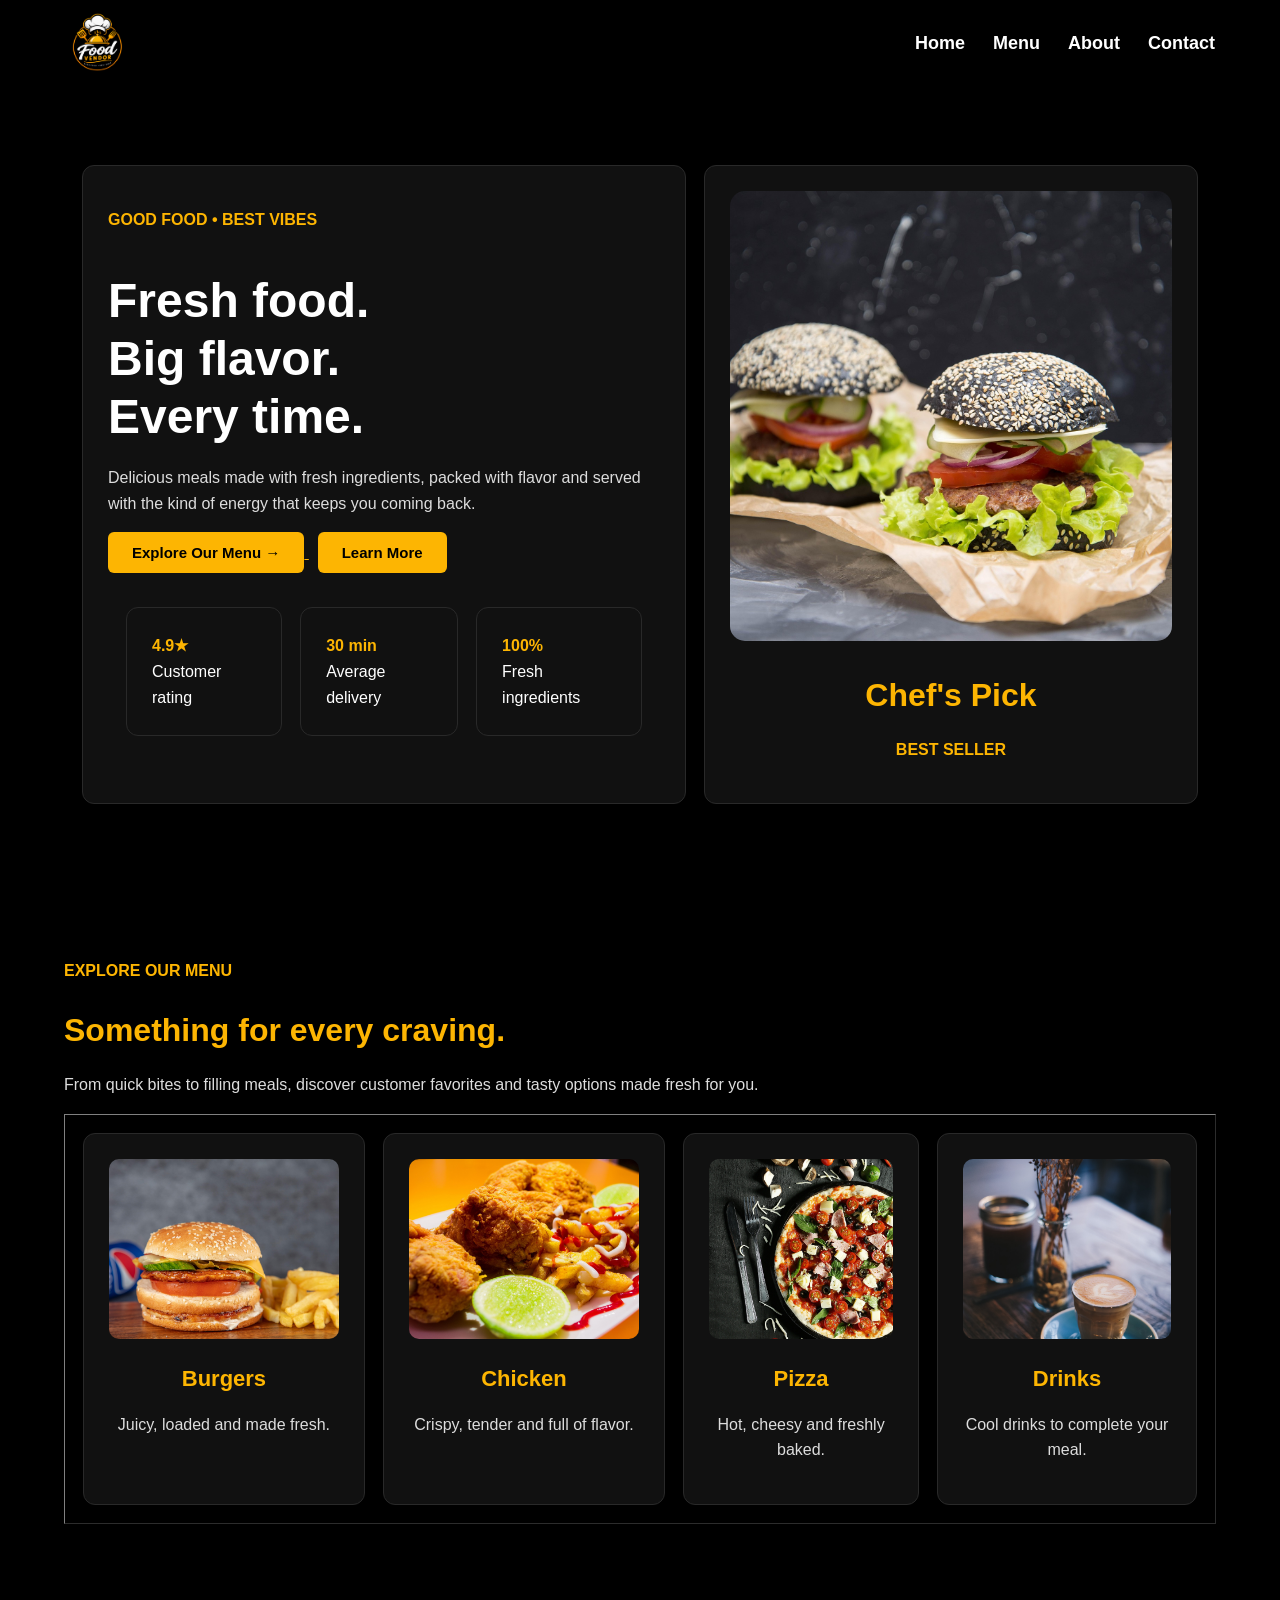
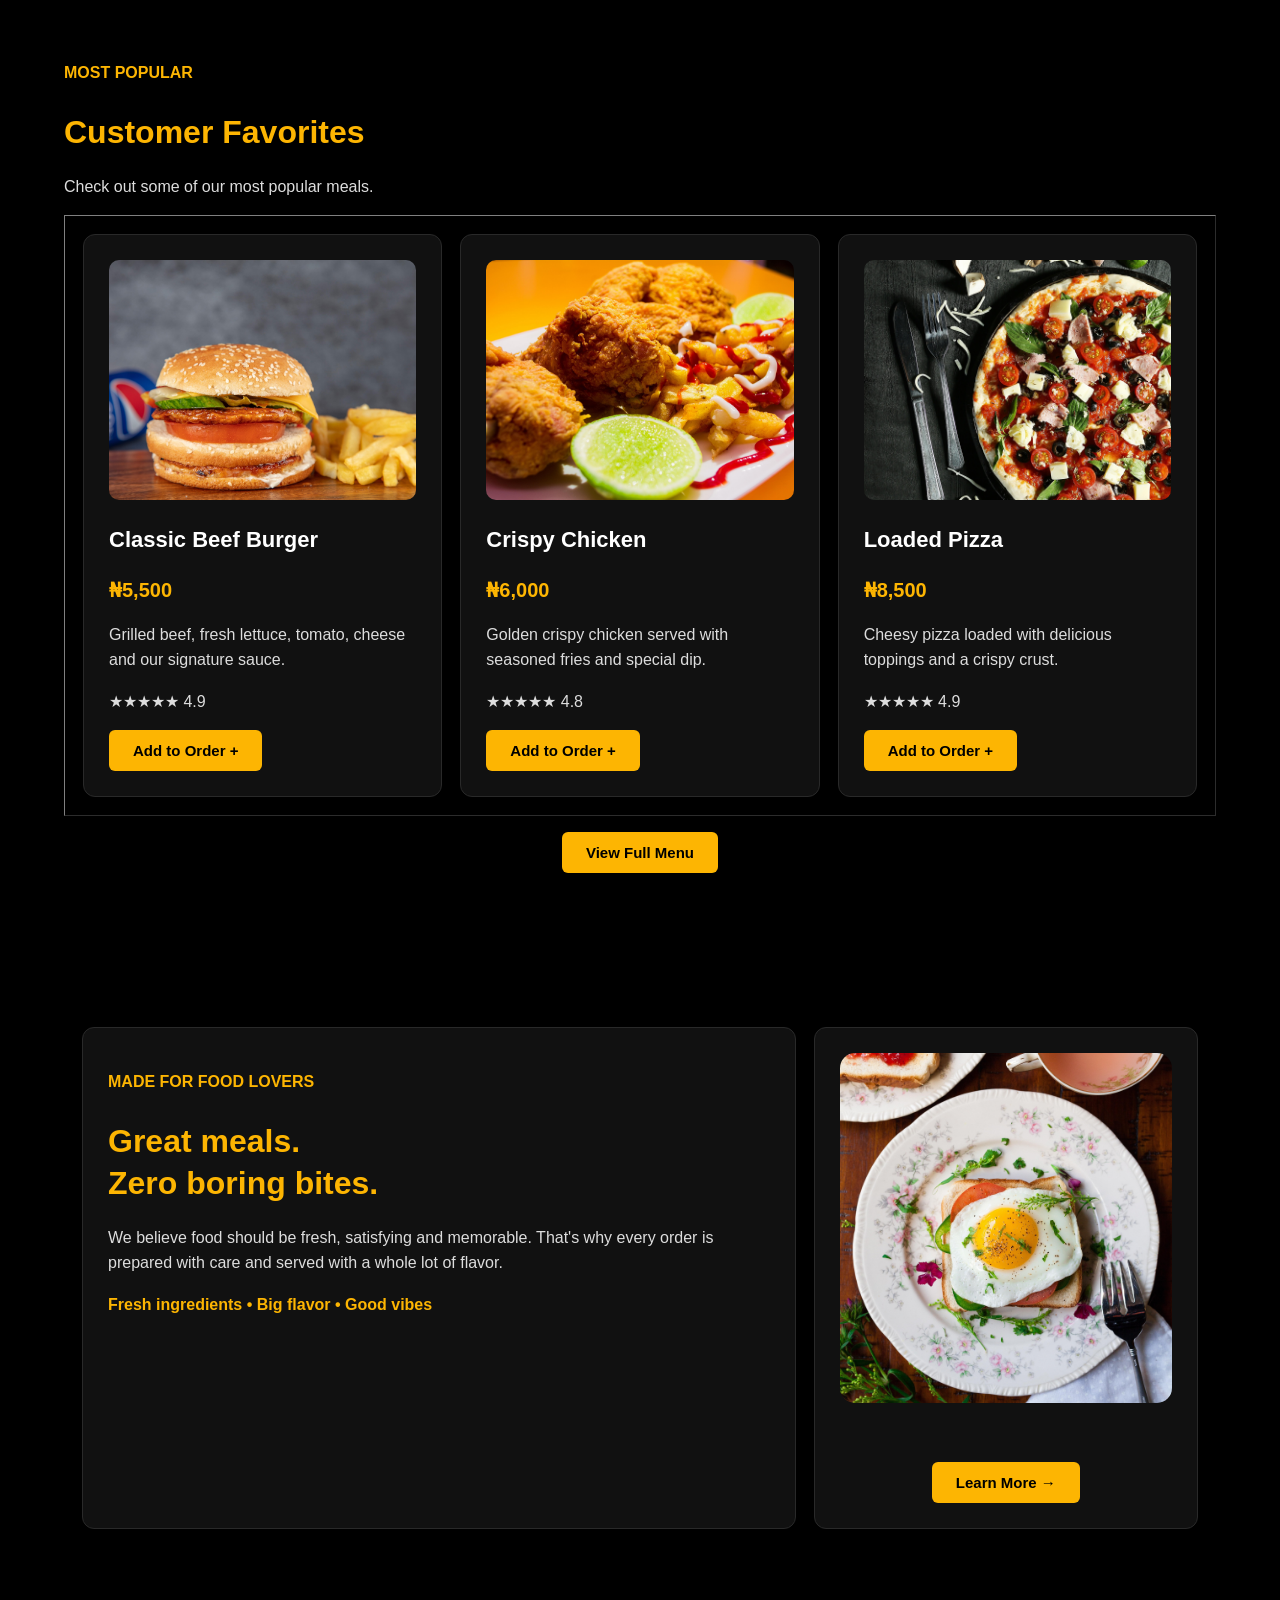
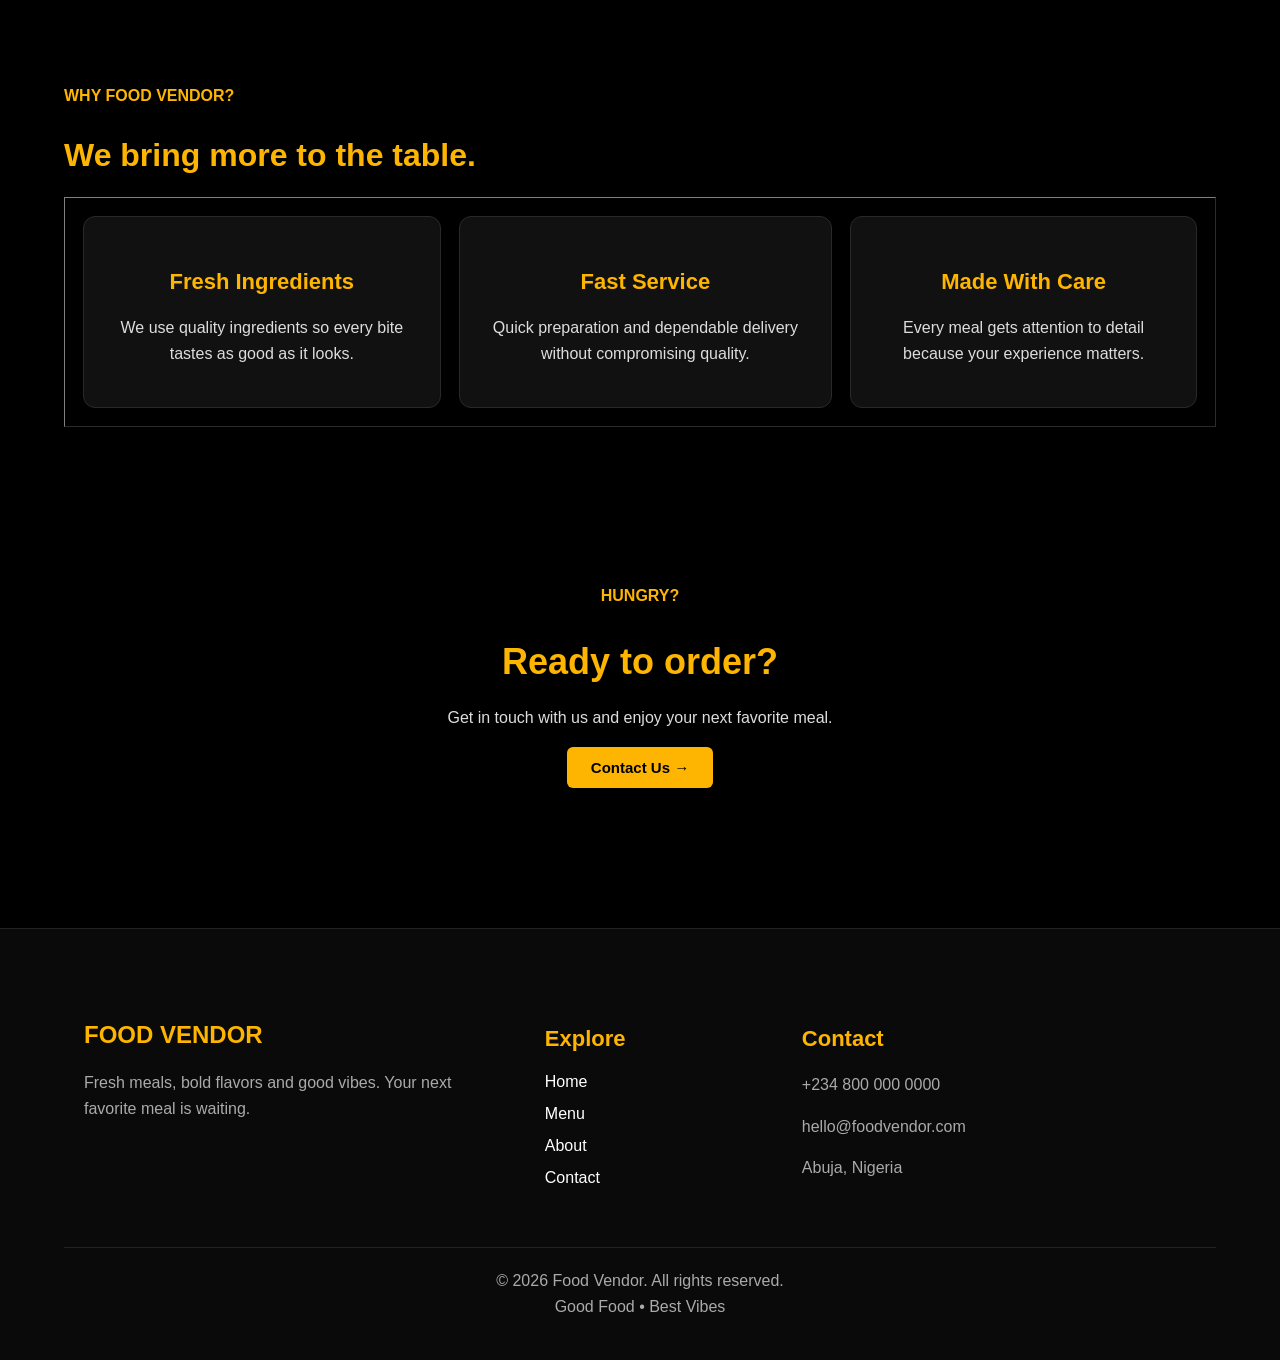
<file: index.html>
<!DOCTYPE html>
<html lang="en">

<head>
    <meta charset="UTF-8">
    <meta name="viewport" content="width=device-width, initial-scale=1.0">

    <title>Food Vendor | Good Food, Best Vibes</title>

    <link rel="stylesheet" href="food_vendor.css">
</head>

<body>

<header>

    <table width="100%">

        <tr>

            <td>
                <img src="images/logo.png"
                     alt="Food Vendor Logo"
                     class="site-logo">
            </td>

            <td align="right">

                <nav>
                    <a href="index.html">Home</a>
                    <a href="menu.html">Menu</a>
                    <a href="about.html">About</a>
                    <a href="contact.html">Contact</a>
                </nav>

            </td>

        </tr>

    </table>

</header>


<main>

    <!-- HERO SECTION -->
    <section class="hero-section">

        <table width="100%" cellpadding="30">

            <tr>

                <td width="55%" valign="middle">

                    <p>
                        <strong>GOOD FOOD • BEST VIBES</strong>
                    </p>

                    <h1>
                        Fresh food.<br>
                        Big flavor.<br>
                        Every time.
                    </h1>

                    <p>
                        Delicious meals made with fresh ingredients,
                        packed with flavor and served with the kind of
                        energy that keeps you coming back.
                    </p>

                    <p>

                        <a href="menu.html">
                            <button>Explore Our Menu →</button>
                        </a>

                        &nbsp;

                        <a href="about.html">
                            <button>Learn More</button>
                        </a>

                    </p>


                    <table cellpadding="15">

                        <tr>

                            <td>
                                <strong>4.9★</strong><br>
                                Customer rating
                            </td>

                            <td>
                                <strong>30 min</strong><br>
                                Average delivery
                            </td>

                            <td>
                                <strong>100%</strong><br>
                                Fresh ingredients
                            </td>

                        </tr>

                    </table>

                </td>


                <td width="45%" align="center">

                    <div class="hero-image">

                        <img
                            src="images/hero-food.jpg"
                            alt="Delicious Food"
                            width="100%"
                        >

                    </div>

                    <h2>Chef's Pick</h2>

                    <p>
                        <strong>BEST SELLER</strong>
                    </p>

                </td>

            </tr>

        </table>

    </section>


    <!-- CATEGORIES -->
    <section>

        <p>
            <strong>EXPLORE OUR MENU</strong>
        </p>

        <h2>Something for every craving.</h2>

        <p>
            From quick bites to filling meals, discover customer
            favorites and tasty options made fresh for you.
        </p>


        <table width="100%" border="1" cellpadding="20">

            <tr>

                <td align="center" class="category-card">

                    <img
                        src="images/Burgers.jpg"
                        alt="Burgers"
                        width="100%"
                    >

                    <h3>Burgers</h3>

                    <p>
                        Juicy, loaded and made fresh.
                    </p>

                </td>


                <td align="center" class="category-card">

                    <img
                        src="images/Chicken.jpg"
                        alt="Chicken"
                        width="100%"
                    >

                    <h3>Chicken</h3>

                    <p>
                        Crispy, tender and full of flavor.
                    </p>

                </td>


                <td align="center" class="category-card">

                    <img
                        src="images/Pizza.jpg"
                        alt="Pizza"
                        width="100%"
                    >

                    <h3>Pizza</h3>

                    <p>
                        Hot, cheesy and freshly baked.
                    </p>

                </td>


                <td align="center" class="category-card">

                    <img
                        src="images/Drinks.jpg"
                        alt="Drinks"
                        width="100%"
                    >

                    <h3>Drinks</h3>

                    <p>
                        Cool drinks to complete your meal.
                    </p>

                </td>

            </tr>

        </table>

    </section>


    <!-- CUSTOMER FAVORITES -->
    <section>

        <p>
            <strong>MOST POPULAR</strong>
        </p>

        <h2>Customer Favorites</h2>

        <p>
            Check out some of our most popular meals.
        </p>


        <table width="100%" border="1" cellpadding="20">

            <tr>

                <td width="33%" valign="top" class="food-card">

                    <img
                        src="images/Burgers.jpg"
                        alt="Classic Beef Burger"
                        width="100%"
                    >

                    <h3>Classic Beef Burger</h3>

                    <p>
                        <strong>₦5,500</strong>
                    </p>

                    <p>
                        Grilled beef, fresh lettuce, tomato,
                        cheese and our signature sauce.
                    </p>

                    <p>★★★★★ 4.9</p>

                    <a href="contact.html">
                        <button>Add to Order +</button>
                    </a>

                </td>


                <td width="33%" valign="top" class="food-card">

                    <img
                        src="images/Chicken.jpg"
                        alt="Crispy Chicken"
                        width="100%"
                    >

                    <h3>Crispy Chicken</h3>

                    <p>
                        <strong>₦6,000</strong>
                    </p>

                    <p>
                        Golden crispy chicken served with
                        seasoned fries and special dip.
                    </p>

                    <p>★★★★★ 4.8</p>

                    <a href="contact.html">
                        <button>Add to Order +</button>
                    </a>

                </td>


                <td width="33%" valign="top" class="food-card">

                    <img
                        src="images/Pizza.jpg"
                        alt="Loaded Pizza"
                        width="100%"
                    >

                    <h3>Loaded Pizza</h3>

                    <p>
                        <strong>₦8,500</strong>
                    </p>

                    <p>
                        Cheesy pizza loaded with delicious
                        toppings and a crispy crust.
                    </p>

                    <p>★★★★★ 4.9</p>

                    <a href="contact.html">
                        <button>Add to Order +</button>
                    </a>

                </td>

            </tr>

        </table>


        <p align="center">

            <a href="menu.html">
                <button>View Full Menu</button>
            </a>

        </p>

    </section>


    <!-- ABOUT PREVIEW -->
    <section>

        <table width="100%" cellpadding="30">

            <tr>

                <td width="65%" valign="middle">

                    <p>
                        <strong>MADE FOR FOOD LOVERS</strong>
                    </p>

                    <h2>
                        Great meals.<br>
                        Zero boring bites.
                    </h2>

                    <p>
                        We believe food should be fresh, satisfying
                        and memorable. That's why every order is
                        prepared with care and served with a whole
                        lot of flavor.
                    </p>

                    <p>
                        <strong>
                            Fresh ingredients • Big flavor • Good vibes
                        </strong>
                    </p>

                </td>


                <td width="35%" align="center">

                    <div class="about-image">

                        <img
                            src="images/chef.jpg"
                            alt="Chef preparing fresh food"
                            width="100%"
                        >

                    </div>

                    <br><br>

                    <a href="about.html">
                        <button>Learn More →</button>
                    </a>

                </td>

            </tr>

        </table>

    </section>


    <!-- WHY US PREVIEW -->
    <section>

        <p>
            <strong>WHY FOOD VENDOR?</strong>
        </p>

        <h2>We bring more to the table.</h2>


        <table width="100%" border="1" cellpadding="25">

            <tr>

                <td class="feature-card">

                    <h3>Fresh Ingredients</h3>

                    <p>
                        We use quality ingredients so every
                        bite tastes as good as it looks.
                    </p>

                </td>


                <td class="feature-card">

                    <h3>Fast Service</h3>

                    <p>
                        Quick preparation and dependable delivery
                        without compromising quality.
                    </p>

                </td>


                <td class="feature-card">

                    <h3>Made With Care</h3>

                    <p>
                        Every meal gets attention to detail
                        because your experience matters.
                    </p>

                </td>

            </tr>

        </table>

    </section>


    <!-- CONTACT PREVIEW -->
    <section class="order-section">

        <p>
            <strong>HUNGRY?</strong>
        </p>

        <h2>Ready to order?</h2>

        <p>
            Get in touch with us and enjoy your next favorite meal.
        </p>

        <a href="contact.html">
            <button>Contact Us →</button>
        </a>

    </section>

</main>


<footer>

    <table width="100%" cellpadding="20">

        <tr>

            <td width="40%" valign="top">

                <h2>FOOD VENDOR</h2>

                <p>
                    Fresh meals, bold flavors and good vibes.
                    Your next favorite meal is waiting.
                </p>

            </td>


            <td valign="top">

                <h3>Explore</h3>

                <a href="index.html">Home</a><br>
                <a href="menu.html">Menu</a><br>
                <a href="about.html">About</a><br>
                <a href="contact.html">Contact</a>

            </td>


            <td valign="top">

                <h3>Contact</h3>

                <p>+234 800 000 0000</p>
                <p>hello@foodvendor.com</p>
                <p>Abuja, Nigeria</p>

            </td>

        </tr>

    </table>


    <p align="center">
        © 2026 Food Vendor. All rights reserved.
        <br>
        Good Food • Best Vibes
    </p>

</footer>

</body>

</html>
</file>
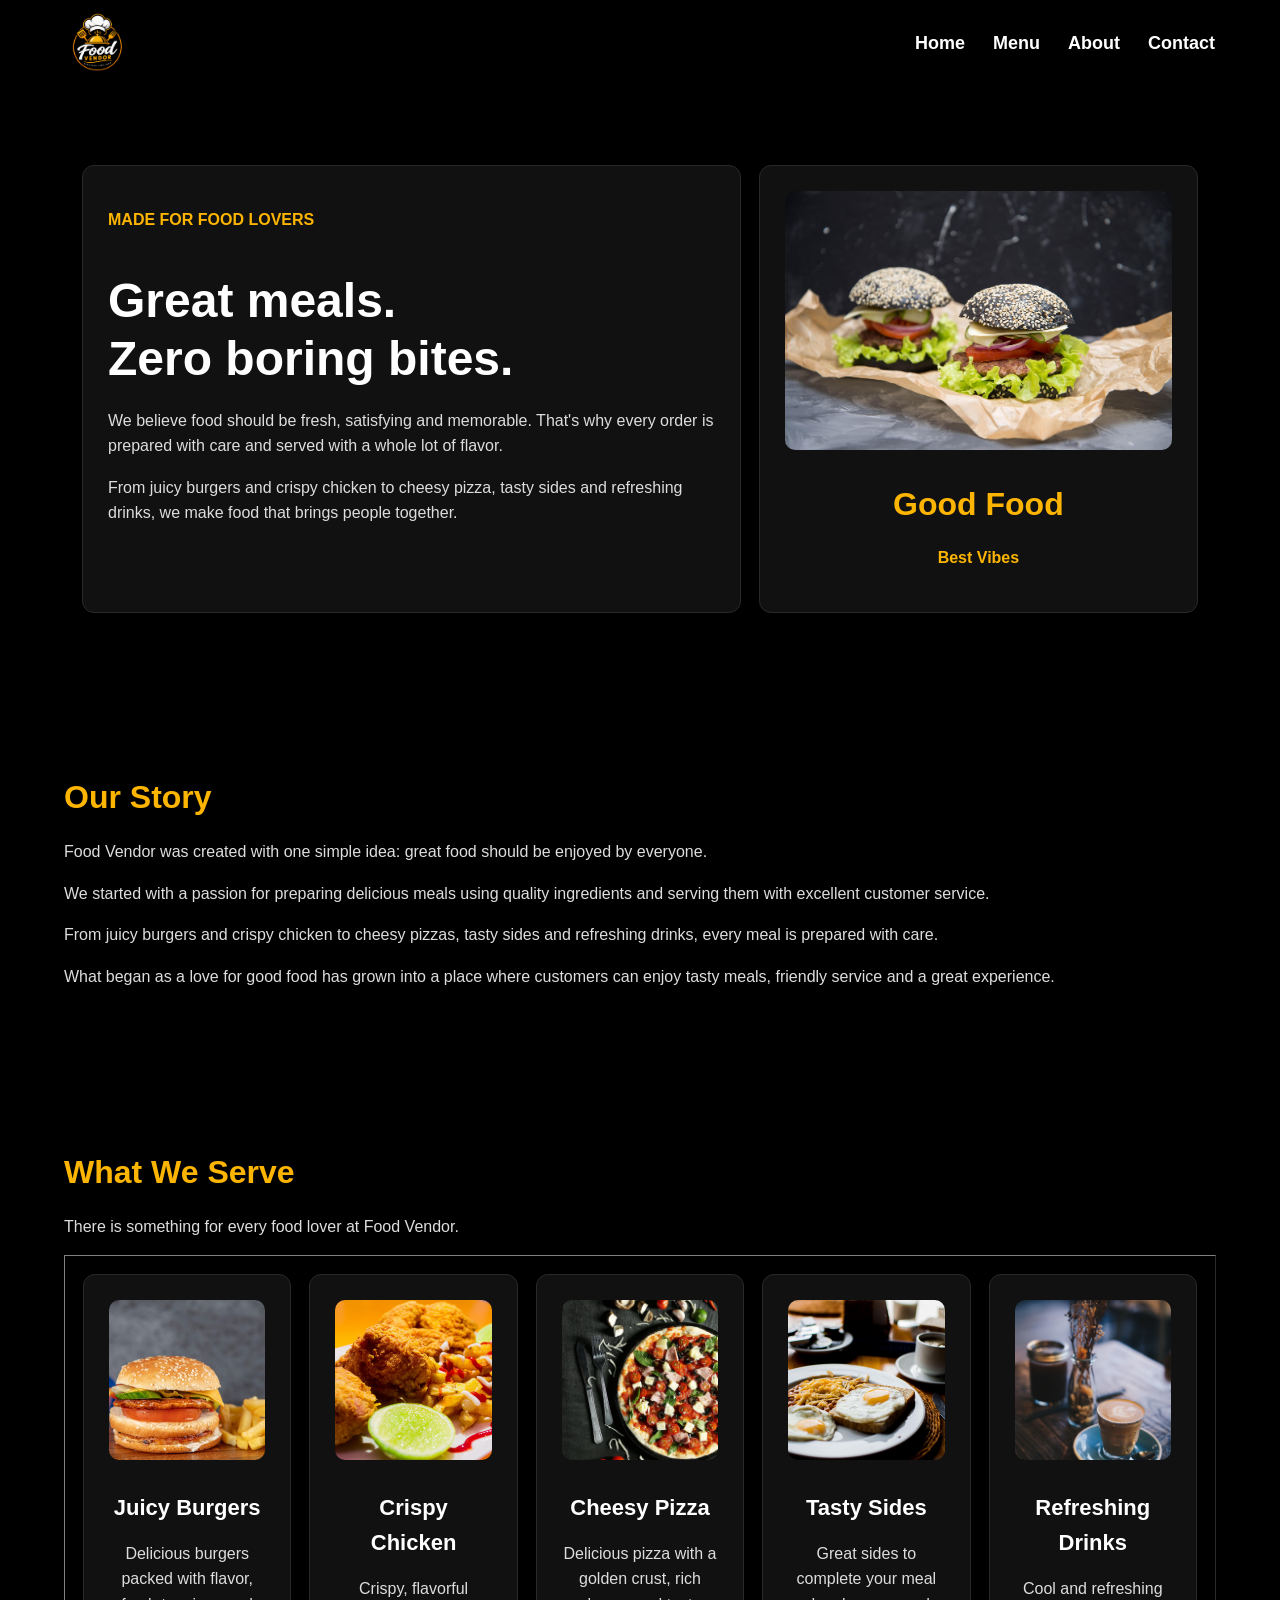
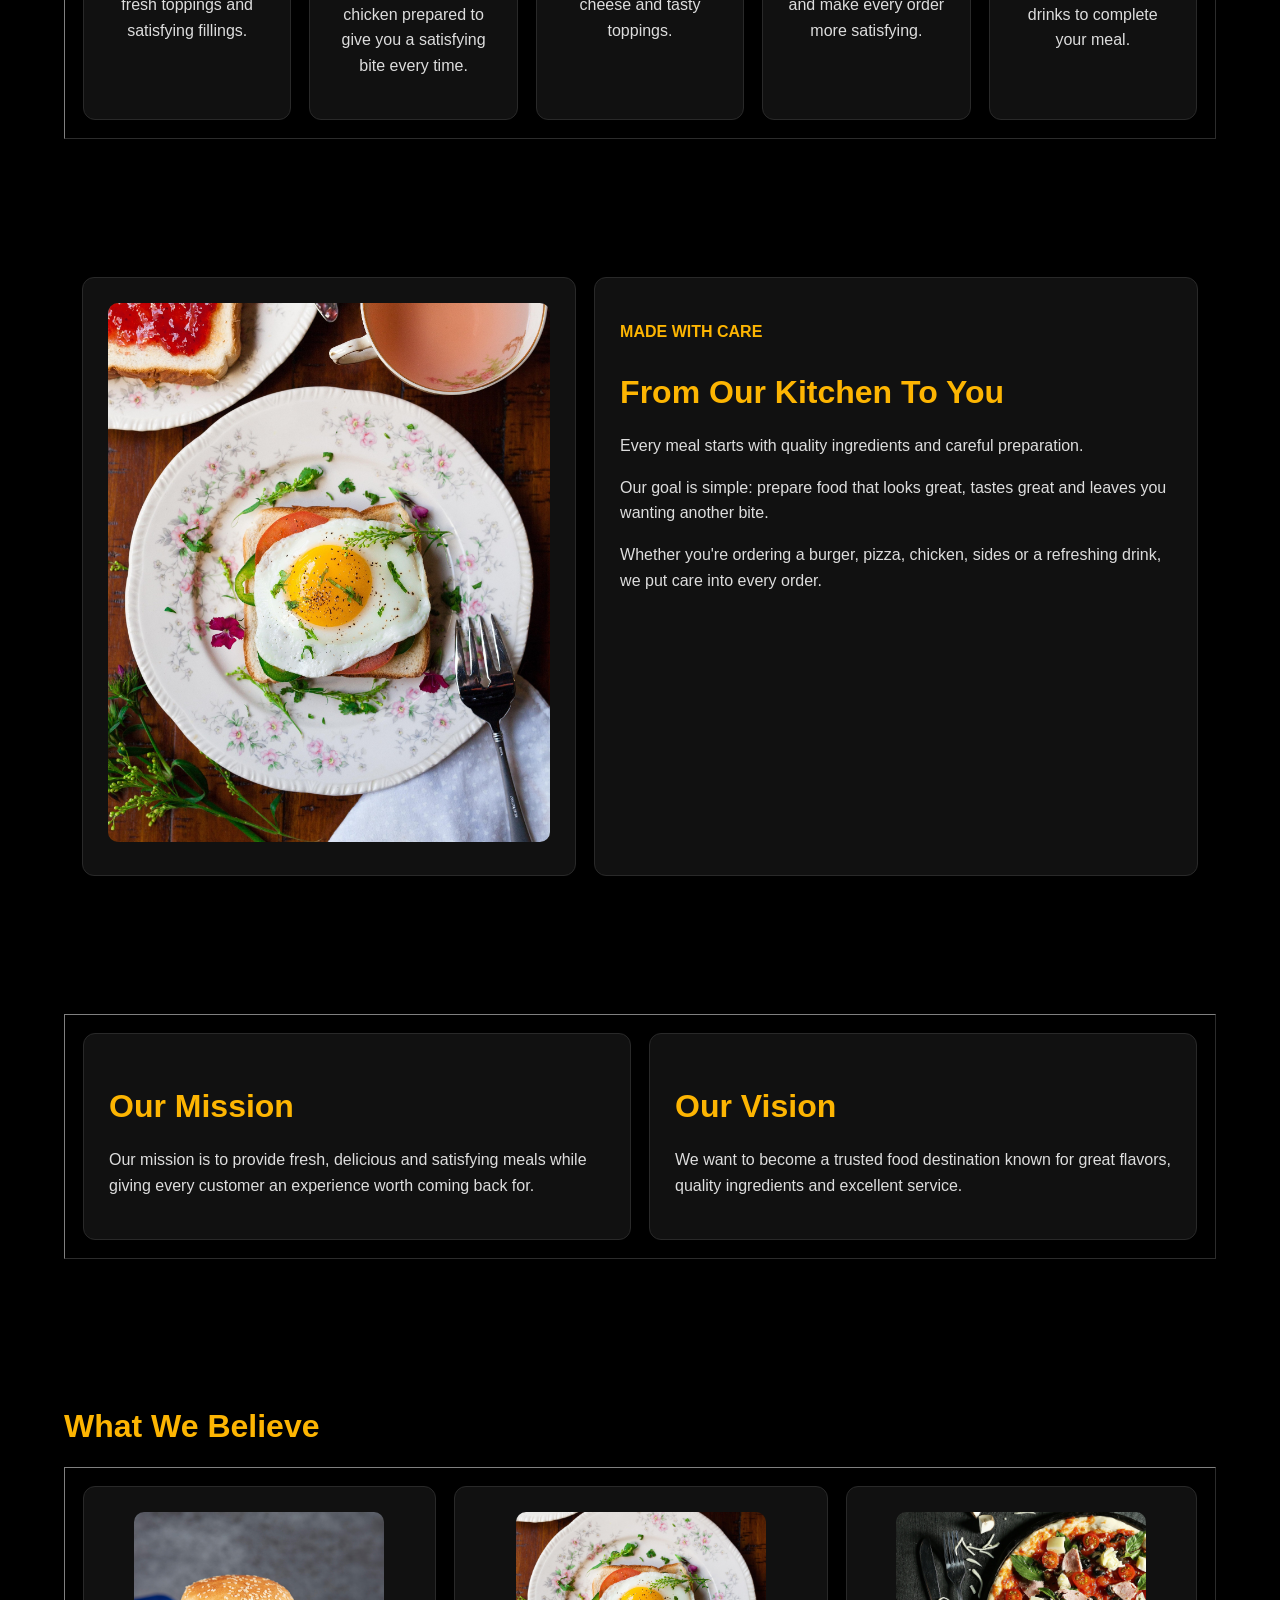
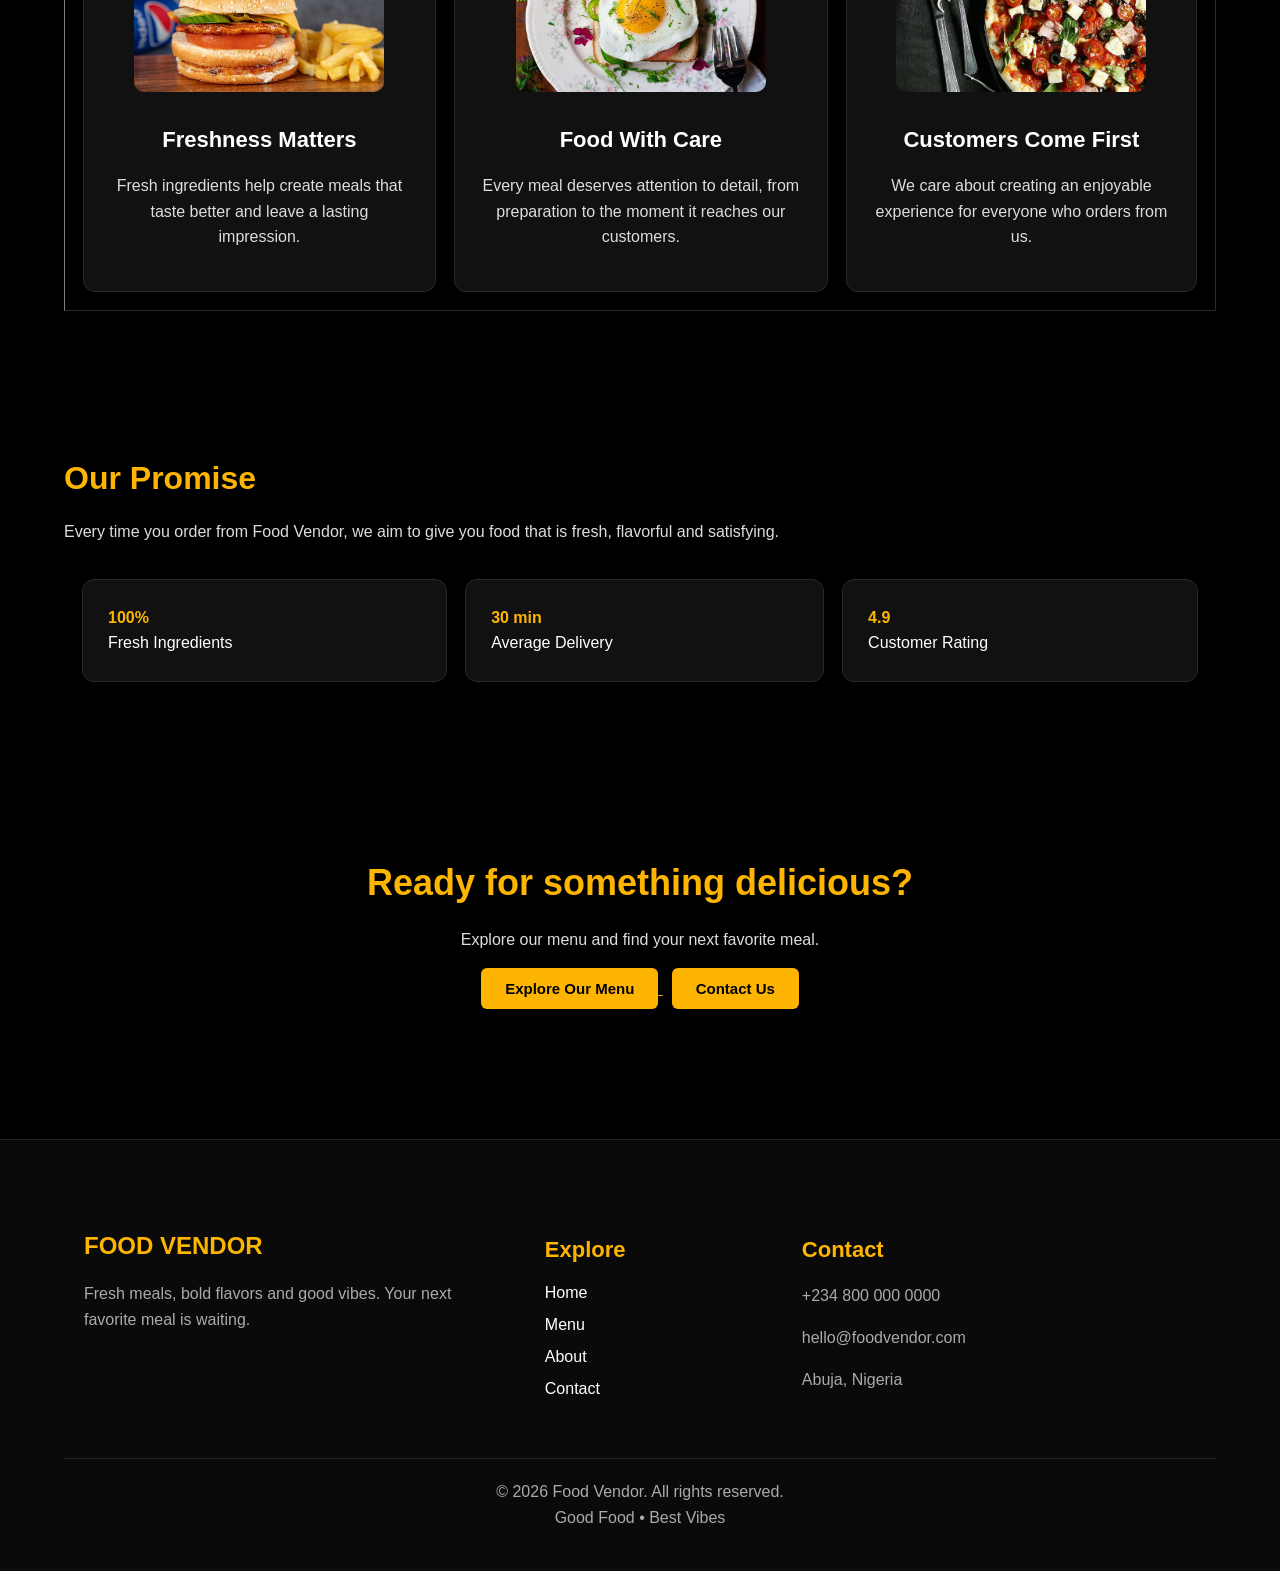
<file: about.html>
<!DOCTYPE html>
<html lang="en">

<head>
    <meta charset="UTF-8">
    <meta name="viewport" content="width=device-width, initial-scale=1.0">

    <title>Food Vendor | About Us</title>

    <link rel="stylesheet" href="food_vendor.css">
</head>

<body>

<header>

    <table width="100%">

        <tr>

            <td>
                <img src="images/logo.png"
                     alt="Food Vendor Logo"
                     class="site-logo">
            </td>

            <td align="right">

                <nav>
                    <a href="index.html">Home</a>
                    <a href="menu.html">Menu</a>
                    <a href="about.html">About</a>
                    <a href="contact.html">Contact</a>
                </nav>

            </td>

        </tr>

    </table>

</header>


<main>

    <!-- ABOUT INTRO -->
    <section>

        <table width="100%" cellpadding="30">

            <tr>

                <td width="60%" valign="middle">

                    <p>
                        <strong>MADE FOR FOOD LOVERS</strong>
                    </p>

                    <h1>
                        Great meals.<br>
                        Zero boring bites.
                    </h1>

                    <p>
                        We believe food should be fresh, satisfying
                        and memorable. That's why every order is
                        prepared with care and served with a whole
                        lot of flavor.
                    </p>

                    <p>
                        From juicy burgers and crispy chicken to
                        cheesy pizza, tasty sides and refreshing
                        drinks, we make food that brings people
                        together.
                    </p>

                </td>

                <td width="40%" align="center">

                    <img src="images/hero-food.jpg"
                         alt="Fresh Food"
                         style="width:100%; max-width:450px; height:auto;">

                    <h2>Good Food</h2>

                    <p>
                        <strong>Best Vibes</strong>
                    </p>

                </td>

            </tr>

        </table>

    </section>


    <!-- OUR STORY -->
    <section>

        <h2>Our Story</h2>

        <p>
            Food Vendor was created with one simple idea:
            great food should be enjoyed by everyone.
        </p>

        <p>
            We started with a passion for preparing delicious
            meals using quality ingredients and serving them
            with excellent customer service.
        </p>

        <p>
            From juicy burgers and crispy chicken to cheesy
            pizzas, tasty sides and refreshing drinks, every
            meal is prepared with care.
        </p>

        <p>
            What began as a love for good food has grown into
            a place where customers can enjoy tasty meals,
            friendly service and a great experience.
        </p>

    </section>


    <!-- WHAT WE SERVE -->
    <section>

        <h2>What We Serve</h2>

        <p>
            There is something for every food lover at Food Vendor.
        </p>

        <table width="100%" border="1" cellpadding="25">

            <tr>

                <td width="20%" align="center">

                    <img src="images/Burgers.jpg"
                         alt="Juicy Burgers"
                         style="width:100%; max-width:220px; height:160px; object-fit:cover;">

                    <h3>Juicy Burgers</h3>

                    <p>
                        Delicious burgers packed with flavor,
                        fresh toppings and satisfying fillings.
                    </p>

                </td>


                <td width="20%" align="center">

                    <img src="images/Chicken.jpg"
                         alt="Crispy Chicken"
                         style="width:100%; max-width:220px; height:160px; object-fit:cover;">

                    <h3>Crispy Chicken</h3>

                    <p>
                        Crispy, flavorful chicken prepared to
                        give you a satisfying bite every time.
                    </p>

                </td>


                <td width="20%" align="center">

                    <img src="images/Pizza.jpg"
                         alt="Cheesy Pizza"
                         style="width:100%; max-width:220px; height:160px; object-fit:cover;">

                    <h3>Cheesy Pizza</h3>

                    <p>
                        Delicious pizza with a golden crust,
                        rich cheese and tasty toppings.
                    </p>

                </td>


                <td width="20%" align="center">

                    <img src="images/Sides.jpg"
                         alt="Tasty Sides"
                         style="width:100%; max-width:220px; height:160px; object-fit:cover;">

                    <h3>Tasty Sides</h3>

                    <p>
                        Great sides to complete your meal
                        and make every order more satisfying.
                    </p>

                </td>


                <td width="20%" align="center">

                    <img src="images/Drinks.jpg"
                         alt="Refreshing Drinks"
                         style="width:100%; max-width:220px; height:160px; object-fit:cover;">

                    <h3>Refreshing Drinks</h3>

                    <p>
                        Cool and refreshing drinks to complete
                        your meal.
                    </p>

                </td>

            </tr>

        </table>

    </section>


    <!-- OUR KITCHEN -->
    <section>

        <table width="100%" cellpadding="30">

            <tr>

                <td width="45%" align="center">

                    <img src="images/chef.jpg"
                         alt="Chef preparing food"
                         style="width:100%; max-width:450px; height:auto;">

                </td>

                <td width="55%" valign="middle">

                    <p>
                        <strong>MADE WITH CARE</strong>
                    </p>

                    <h2>From Our Kitchen To You</h2>

                    <p>
                        Every meal starts with quality ingredients
                        and careful preparation.
                    </p>

                    <p>
                        Our goal is simple: prepare food that looks
                        great, tastes great and leaves you wanting
                        another bite.
                    </p>

                    <p>
                        Whether you're ordering a burger, pizza,
                        chicken, sides or a refreshing drink,
                        we put care into every order.
                    </p>

                </td>

            </tr>

        </table>

    </section>


    <!-- OUR MISSION -->
    <section>

        <table width="100%" border="1" cellpadding="25">

            <tr>

                <td width="50%" valign="top">

                    <h2>Our Mission</h2>

                    <p>
                        Our mission is to provide fresh, delicious
                        and satisfying meals while giving every
                        customer an experience worth coming back for.
                    </p>

                </td>

                <td width="50%" valign="top">

                    <h2>Our Vision</h2>

                    <p>
                        We want to become a trusted food destination
                        known for great flavors, quality ingredients
                        and excellent service.
                    </p>

                </td>

            </tr>

        </table>

    </section>


    <!-- WHAT WE BELIEVE -->
    <section>

        <h2>What We Believe</h2>

        <table width="100%" border="1" cellpadding="25">

            <tr>

                <td align="center">

                    <img src="images/Burgers.jpg"
                         alt="Fresh food"
                         style="width:100%; max-width:250px; height:180px; object-fit:cover;">

                    <h3>Freshness Matters</h3>

                    <p>
                        Fresh ingredients help create meals
                        that taste better and leave a lasting
                        impression.
                    </p>

                </td>


                <td align="center">

                    <img src="images/chef.jpg"
                         alt="Food prepared with care"
                         style="width:100%; max-width:250px; height:180px; object-fit:cover;">

                    <h3>Food With Care</h3>

                    <p>
                        Every meal deserves attention to detail,
                        from preparation to the moment it reaches
                        our customers.
                    </p>

                </td>


                <td align="center">

                    <img src="images/Pizza.jpg"
                         alt="Food Vendor meal"
                         style="width:100%; max-width:250px; height:180px; object-fit:cover;">

                    <h3>Customers Come First</h3>

                    <p>
                        We care about creating an enjoyable
                        experience for everyone who orders from us.
                    </p>

                </td>

            </tr>

        </table>

    </section>


    <!-- OUR PROMISE -->
    <section>

        <h2>Our Promise</h2>

        <p>
            Every time you order from Food Vendor, we aim to
            give you food that is fresh, flavorful and satisfying.
        </p>

        <table cellpadding="20">

            <tr>

                <td>
                    <strong>100%</strong><br>
                    Fresh Ingredients
                </td>

                <td>
                    <strong>30 min</strong><br>
                    Average Delivery
                </td>

                <td>
                    <strong>4.9</strong><br>
                    Customer Rating
                </td>

            </tr>

        </table>

    </section>


    <!-- CTA -->
    <section align="center">

        <h2>Ready for something delicious?</h2>

        <p>
            Explore our menu and find your next favorite meal.
        </p>

        <a href="menu.html">
            <button>Explore Our Menu</button>
        </a>

        &nbsp;

        <a href="contact.html">
            <button>Contact Us</button>
        </a>

    </section>

</main>


<footer>

    <table width="100%" cellpadding="20">

        <tr>

            <td width="40%" valign="top">

                <h2>FOOD VENDOR</h2>

                <p>
                    Fresh meals, bold flavors and good vibes.
                    Your next favorite meal is waiting.
                </p>

            </td>

            <td valign="top">

                <h3>Explore</h3>

                <a href="index.html">Home</a><br>
                <a href="menu.html">Menu</a><br>
                <a href="about.html">About</a><br>
                <a href="contact.html">Contact</a>

            </td>

            <td valign="top">

                <h3>Contact</h3>

                <p>+234 800 000 0000</p>
                <p>hello@foodvendor.com</p>
                <p>Abuja, Nigeria</p>

            </td>

        </tr>

    </table>

    <p align="center">
        © 2026 Food Vendor. All rights reserved.
        <br>
        Good Food • Best Vibes
    </p>

</footer>

</body>

</html>
</file>
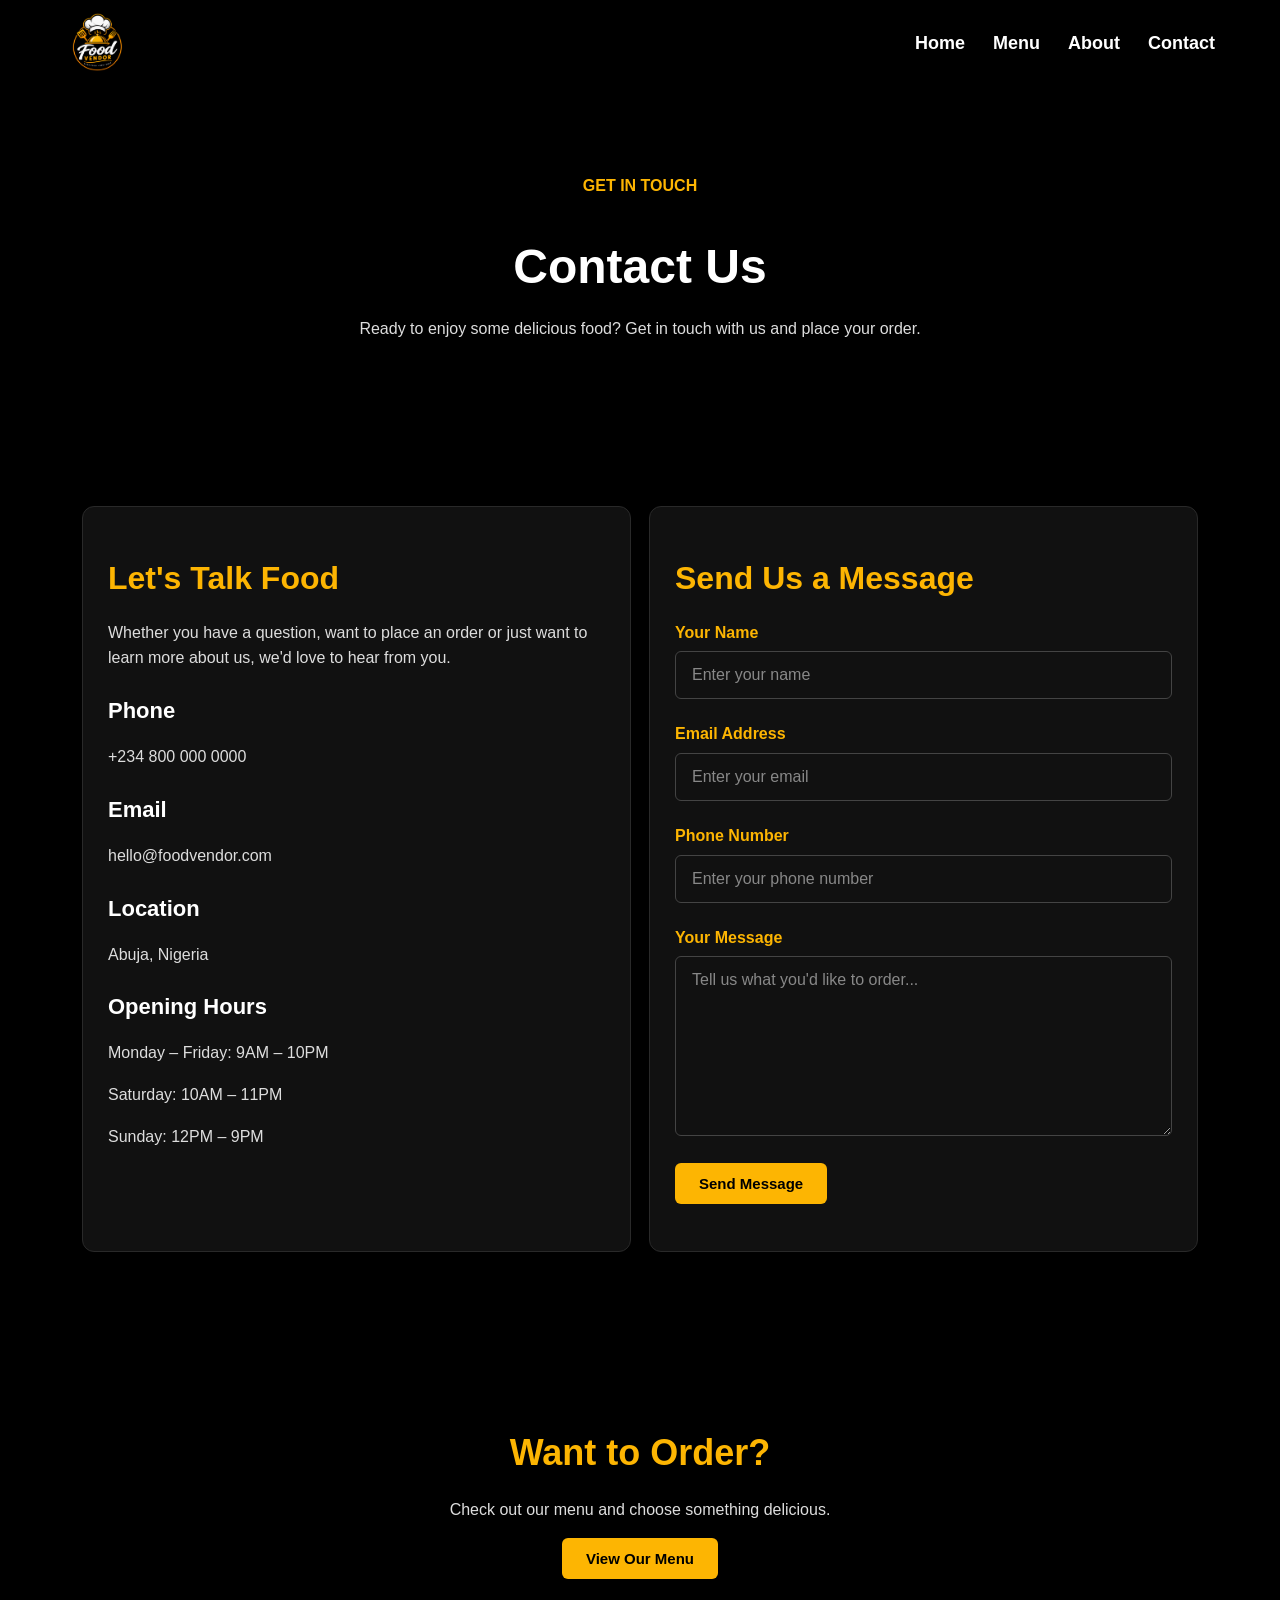
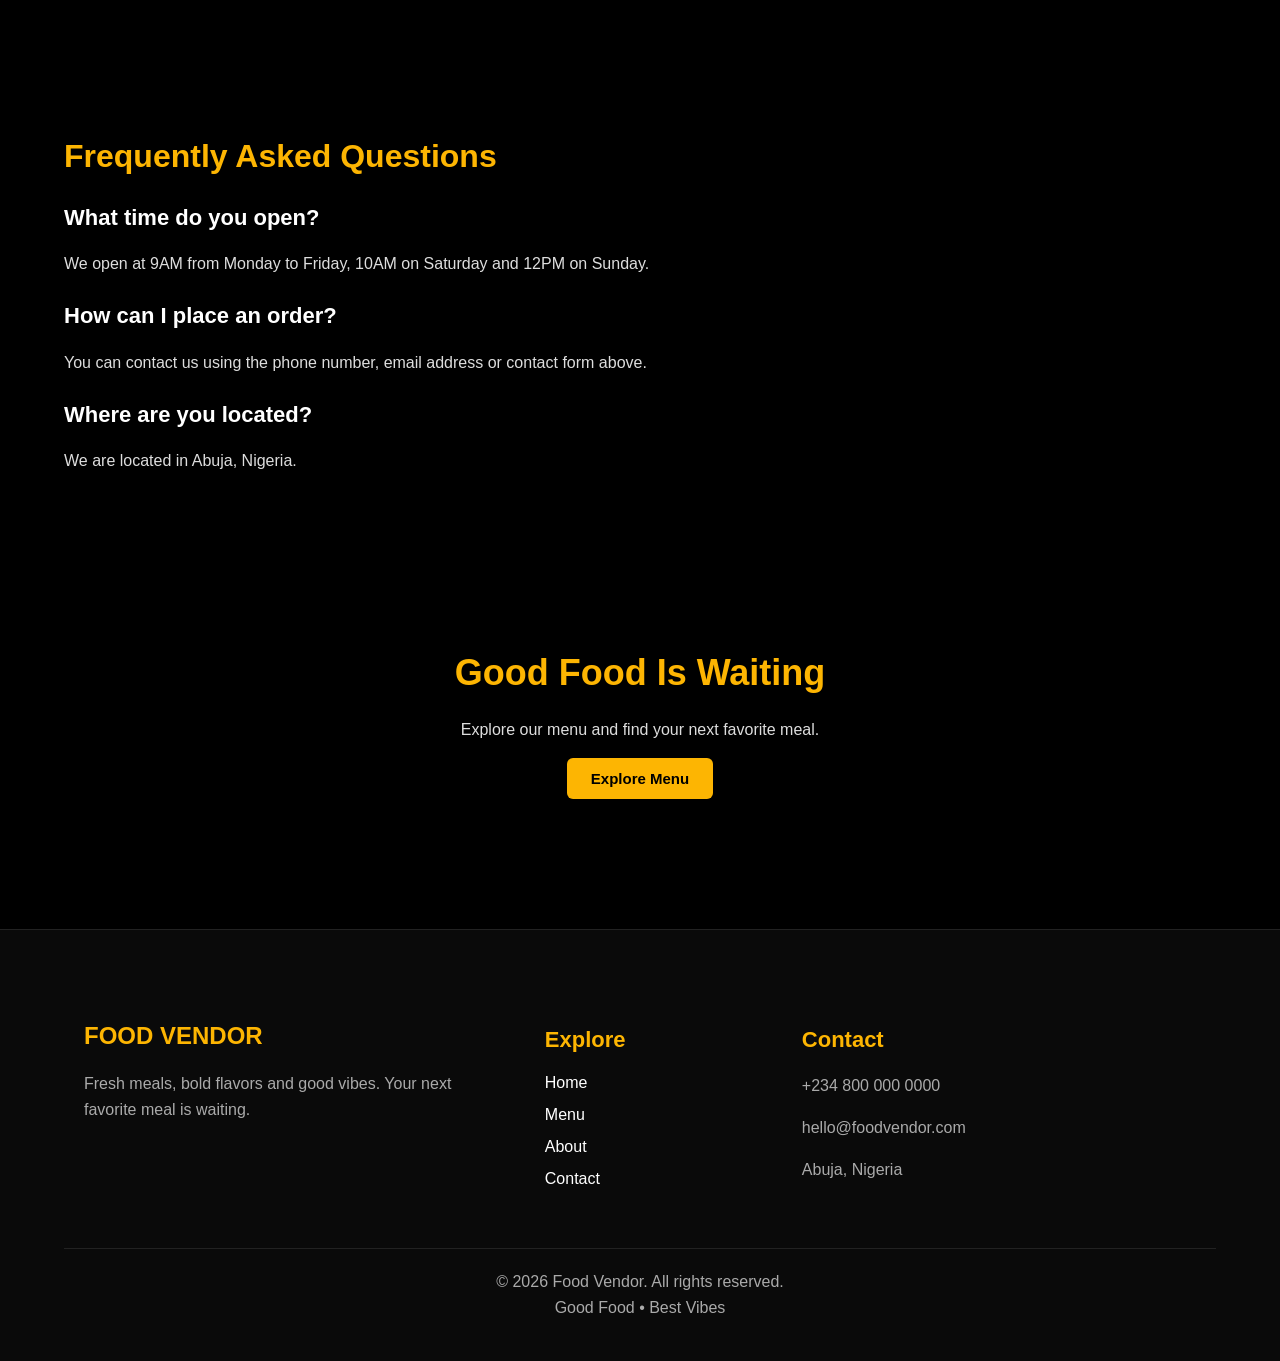
<file: contact.html>
<!DOCTYPE html>
<html lang="en">

<head>
    <meta charset="UTF-8">
    <meta name="viewport" content="width=device-width, initial-scale=1.0">

    <title>Food Vendor | Contact Us</title>

    <link rel="stylesheet" href="food_vendor.css">
</head>

<body>

<header>

    <table width="100%">

        <tr>

            <td>
                <img src="images/logo.png"
                     alt="Food Vendor Logo"
                     class="site-logo">
            </td>

            <td align="right">

                <nav>
                    <a href="index.html">Home</a>
                    <a href="menu.html">Menu</a>
                    <a href="about.html">About</a>
                    <a href="contact.html">Contact</a>
                </nav>

            </td>

        </tr>

    </table>

</header>


<main>

    <!-- CONTACT INTRO -->
    <section align="center">

        <p>
            <strong>GET IN TOUCH</strong>
        </p>

        <h1>Contact Us</h1>

        <p>
            Ready to enjoy some delicious food?
            Get in touch with us and place your order.
        </p>

    </section>


    <!-- CONTACT INFORMATION -->
    <section>

        <table width="100%" cellpadding="30">

            <tr>

                <td width="50%" valign="top">

                    <h2>Let's Talk Food</h2>

                    <p>
                        Whether you have a question, want to place
                        an order or just want to learn more about us,
                        we'd love to hear from you.
                    </p>

                    <h3>Phone</h3>

                    <p>
                        +234 800 000 0000
                    </p>


                    <h3>Email</h3>

                    <p>
                        hello@foodvendor.com
                    </p>


                    <h3>Location</h3>

                    <p>
                        Abuja, Nigeria
                    </p>


                    <h3>Opening Hours</h3>

                    <p>
                        Monday – Friday: 9AM – 10PM
                    </p>

                    <p>
                        Saturday: 10AM – 11PM
                    </p>

                    <p>
                        Sunday: 12PM – 9PM
                    </p>

                </td>


                <!-- CONTACT FORM -->
                <td width="50%" valign="top">

                    <h2>Send Us a Message</h2>

                    <form>

                        <p>
                            <label for="name">
                                <strong>Your Name</strong>
                            </label>
                            <br>

                            <input
                                type="text"
                                id="name"
                                name="name"
                                placeholder="Enter your name"
                                size="40"
                            >
                        </p>


                        <p>
                            <label for="email">
                                <strong>Email Address</strong>
                            </label>
                            <br>

                            <input
                                type="email"
                                id="email"
                                name="email"
                                placeholder="Enter your email"
                                size="40"
                            >
                        </p>


                        <p>
                            <label for="phone">
                                <strong>Phone Number</strong>
                            </label>
                            <br>

                            <input
                                type="tel"
                                id="phone"
                                name="phone"
                                placeholder="Enter your phone number"
                                size="40"
                            >
                        </p>


                        <p>
                            <label for="message">
                                <strong>Your Message</strong>
                            </label>
                            <br>

                            <textarea
                                id="message"
                                name="message"
                                rows="8"
                                cols="42"
                                placeholder="Tell us what you'd like to order..."
                            ></textarea>
                        </p>


                        <p>
                            <button type="submit">
                                Send Message
                            </button>
                        </p>

                    </form>

                </td>

            </tr>

        </table>

    </section>


    <!-- ORDER SECTION -->
    <section align="center">

        <h2>Want to Order?</h2>

        <p>
            Check out our menu and choose something delicious.
        </p>

        <a href="menu.html">
            <button>View Our Menu</button>
        </a>

    </section>


    <!-- FAQ -->
    <section>

        <h2>Frequently Asked Questions</h2>

        <h3>What time do you open?</h3>

        <p>
            We open at 9AM from Monday to Friday,
            10AM on Saturday and 12PM on Sunday.
        </p>


        <h3>How can I place an order?</h3>

        <p>
            You can contact us using the phone number,
            email address or contact form above.
        </p>


        <h3>Where are you located?</h3>

        <p>
            We are located in Abuja, Nigeria.
        </p>

    </section>


    <!-- FINAL CTA -->
    <section align="center">

        <h2>Good Food Is Waiting</h2>

        <p>
            Explore our menu and find your next favorite meal.
        </p>

        <a href="menu.html">
            <button>Explore Menu</button>
        </a>

    </section>

</main>


<footer>

    <table width="100%" cellpadding="20">

        <tr>

            <td width="40%" valign="top">

                <h2>FOOD VENDOR</h2>

                <p>
                    Fresh meals, bold flavors and good vibes.
                    Your next favorite meal is waiting.
                </p>

            </td>


            <td valign="top">

                <h3>Explore</h3>

                <a href="index.html">Home</a><br>
                <a href="menu.html">Menu</a><br>
                <a href="about.html">About</a><br>
                <a href="contact.html">Contact</a>

            </td>


            <td valign="top">

                <h3>Contact</h3>

                <p>+234 800 000 0000</p>
                <p>hello@foodvendor.com</p>
                <p>Abuja, Nigeria</p>

            </td>

        </tr>

    </table>


    <p align="center">
        © 2026 Food Vendor. All rights reserved.
        <br>
        Good Food • Best Vibes
    </p>

</footer>

</body>

</html>
</file>
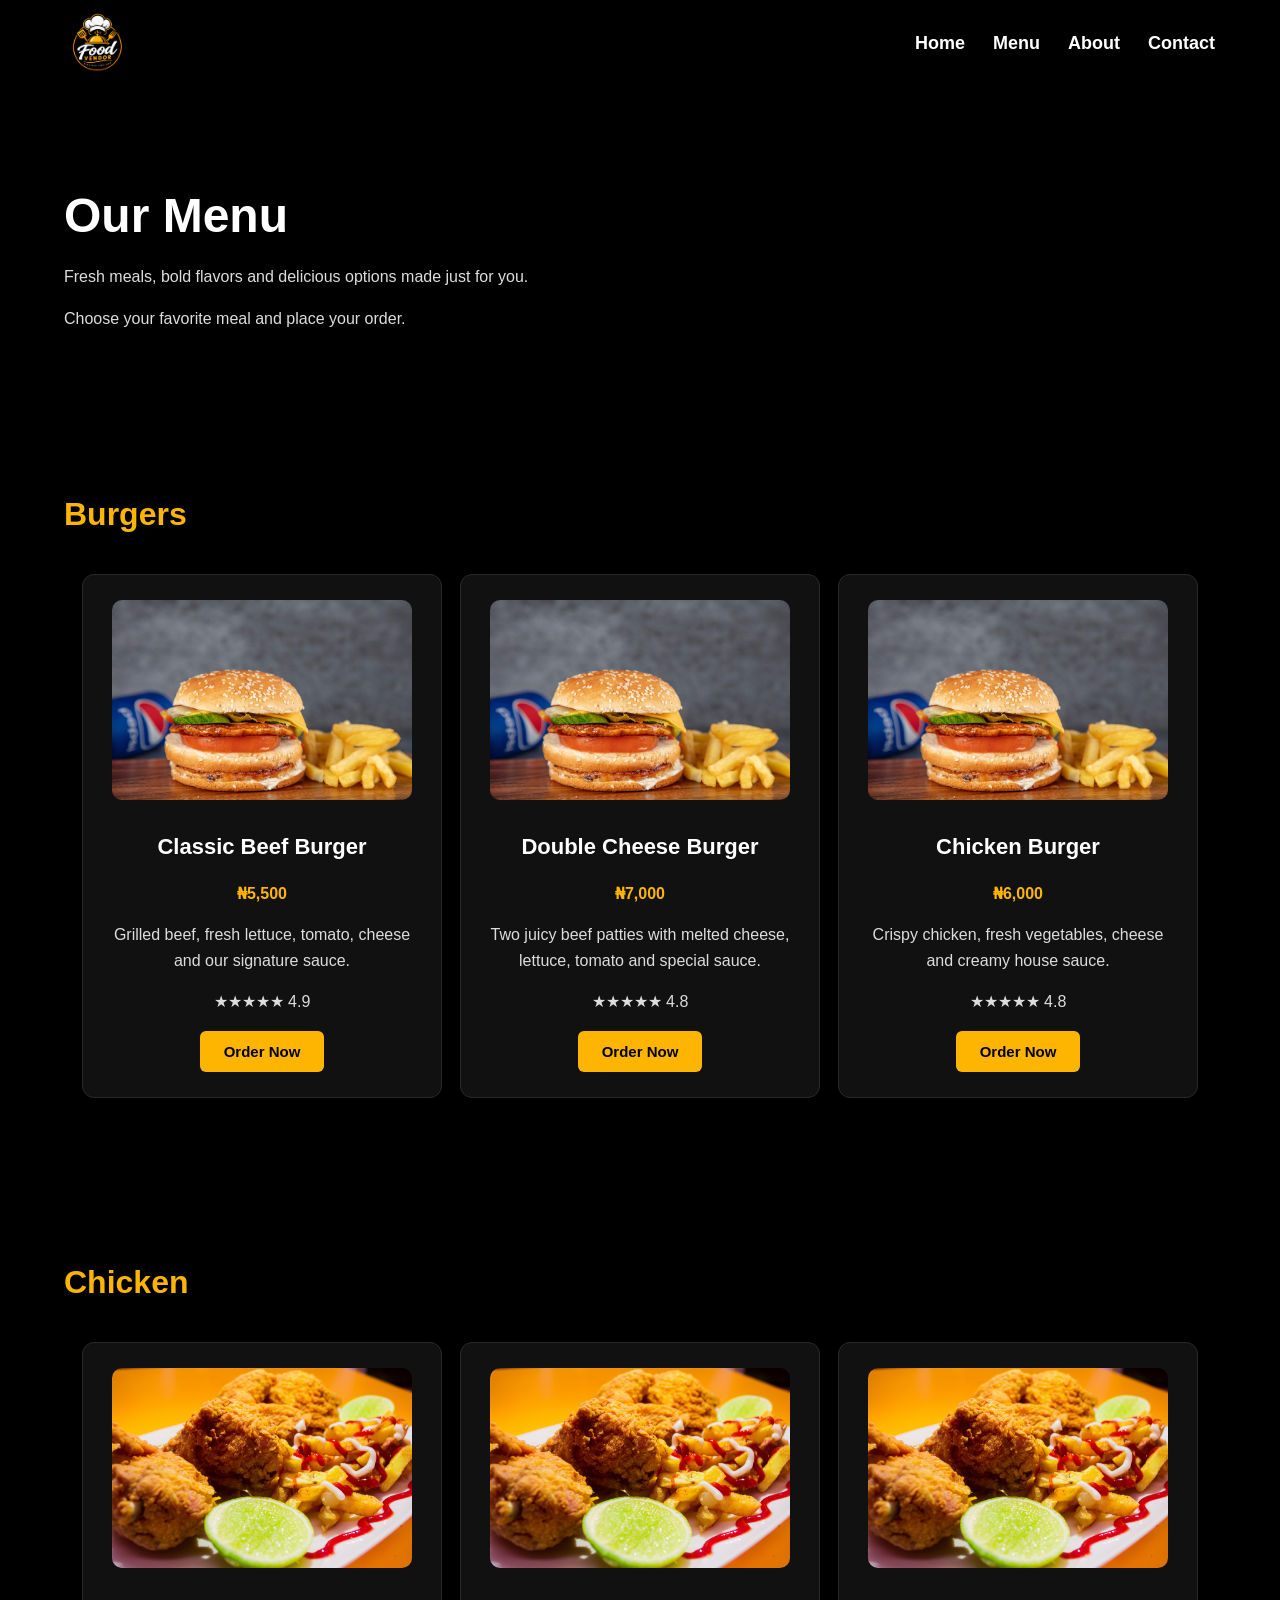
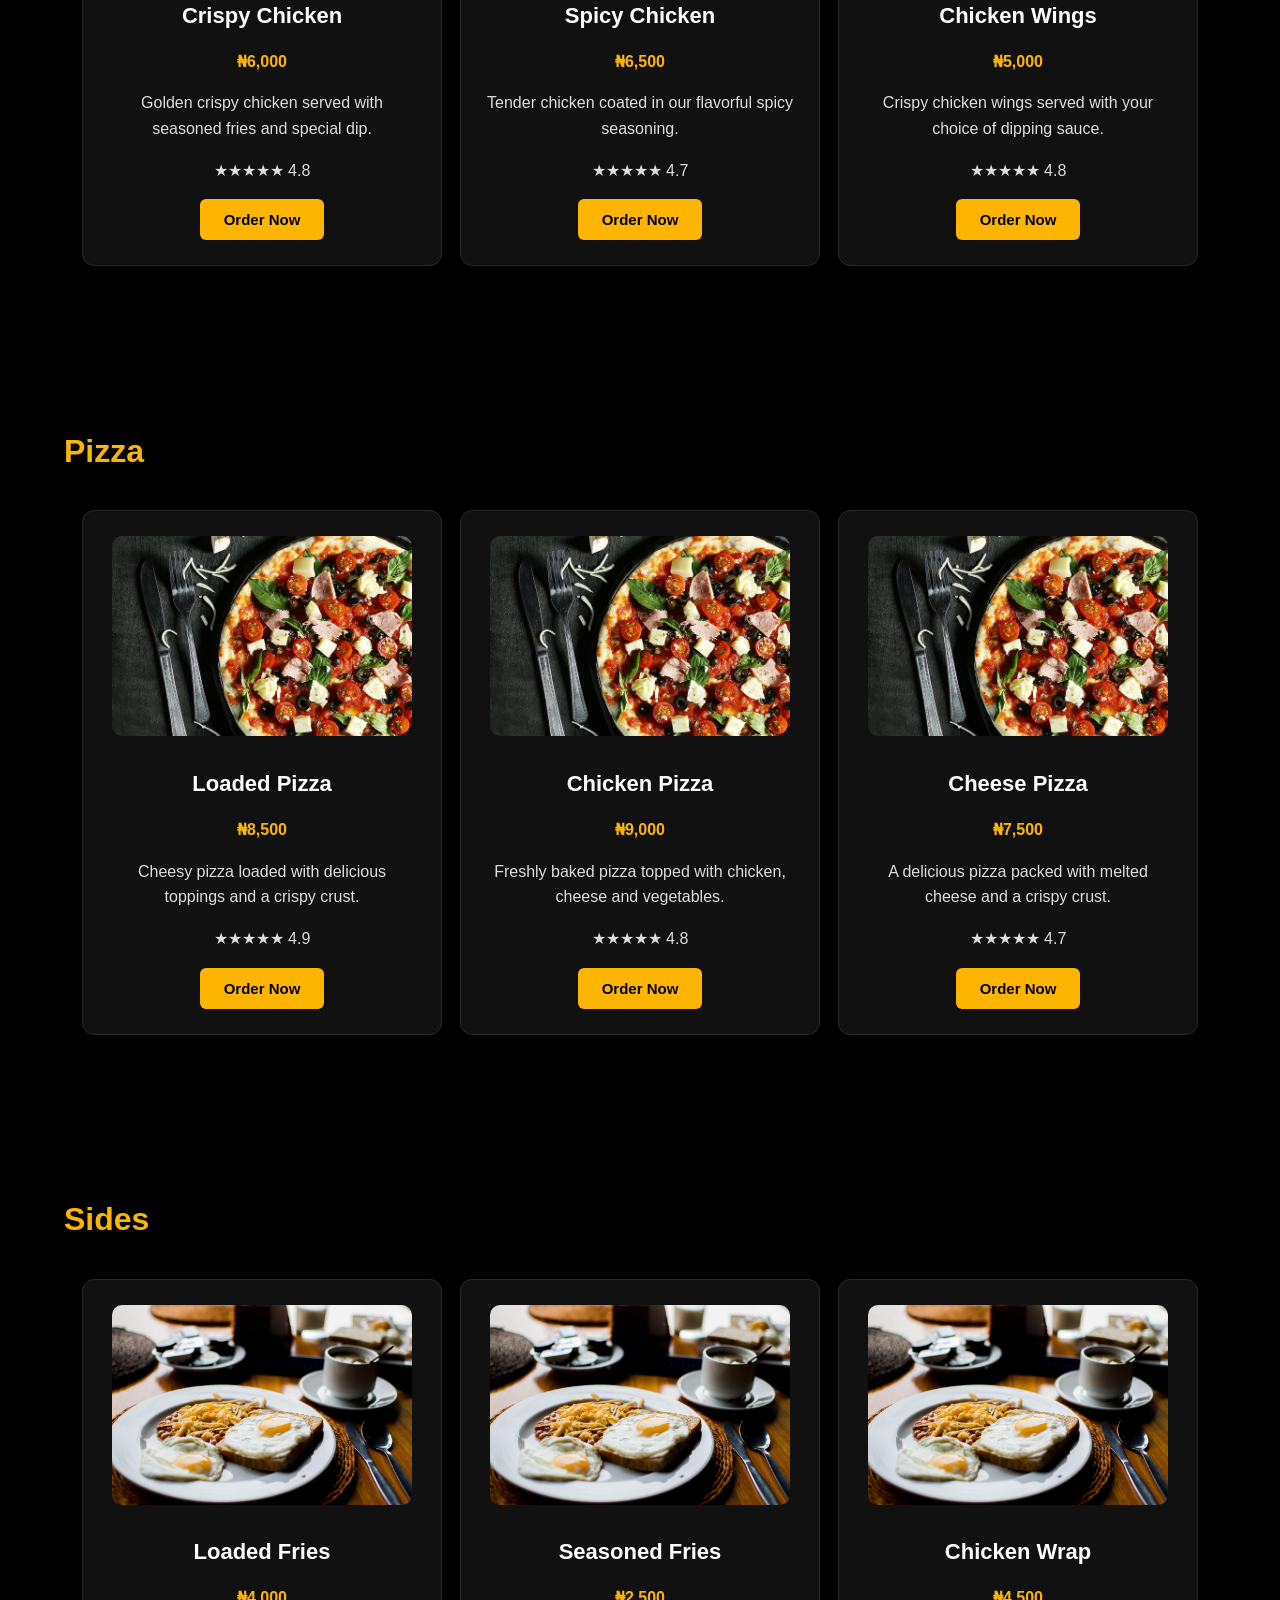
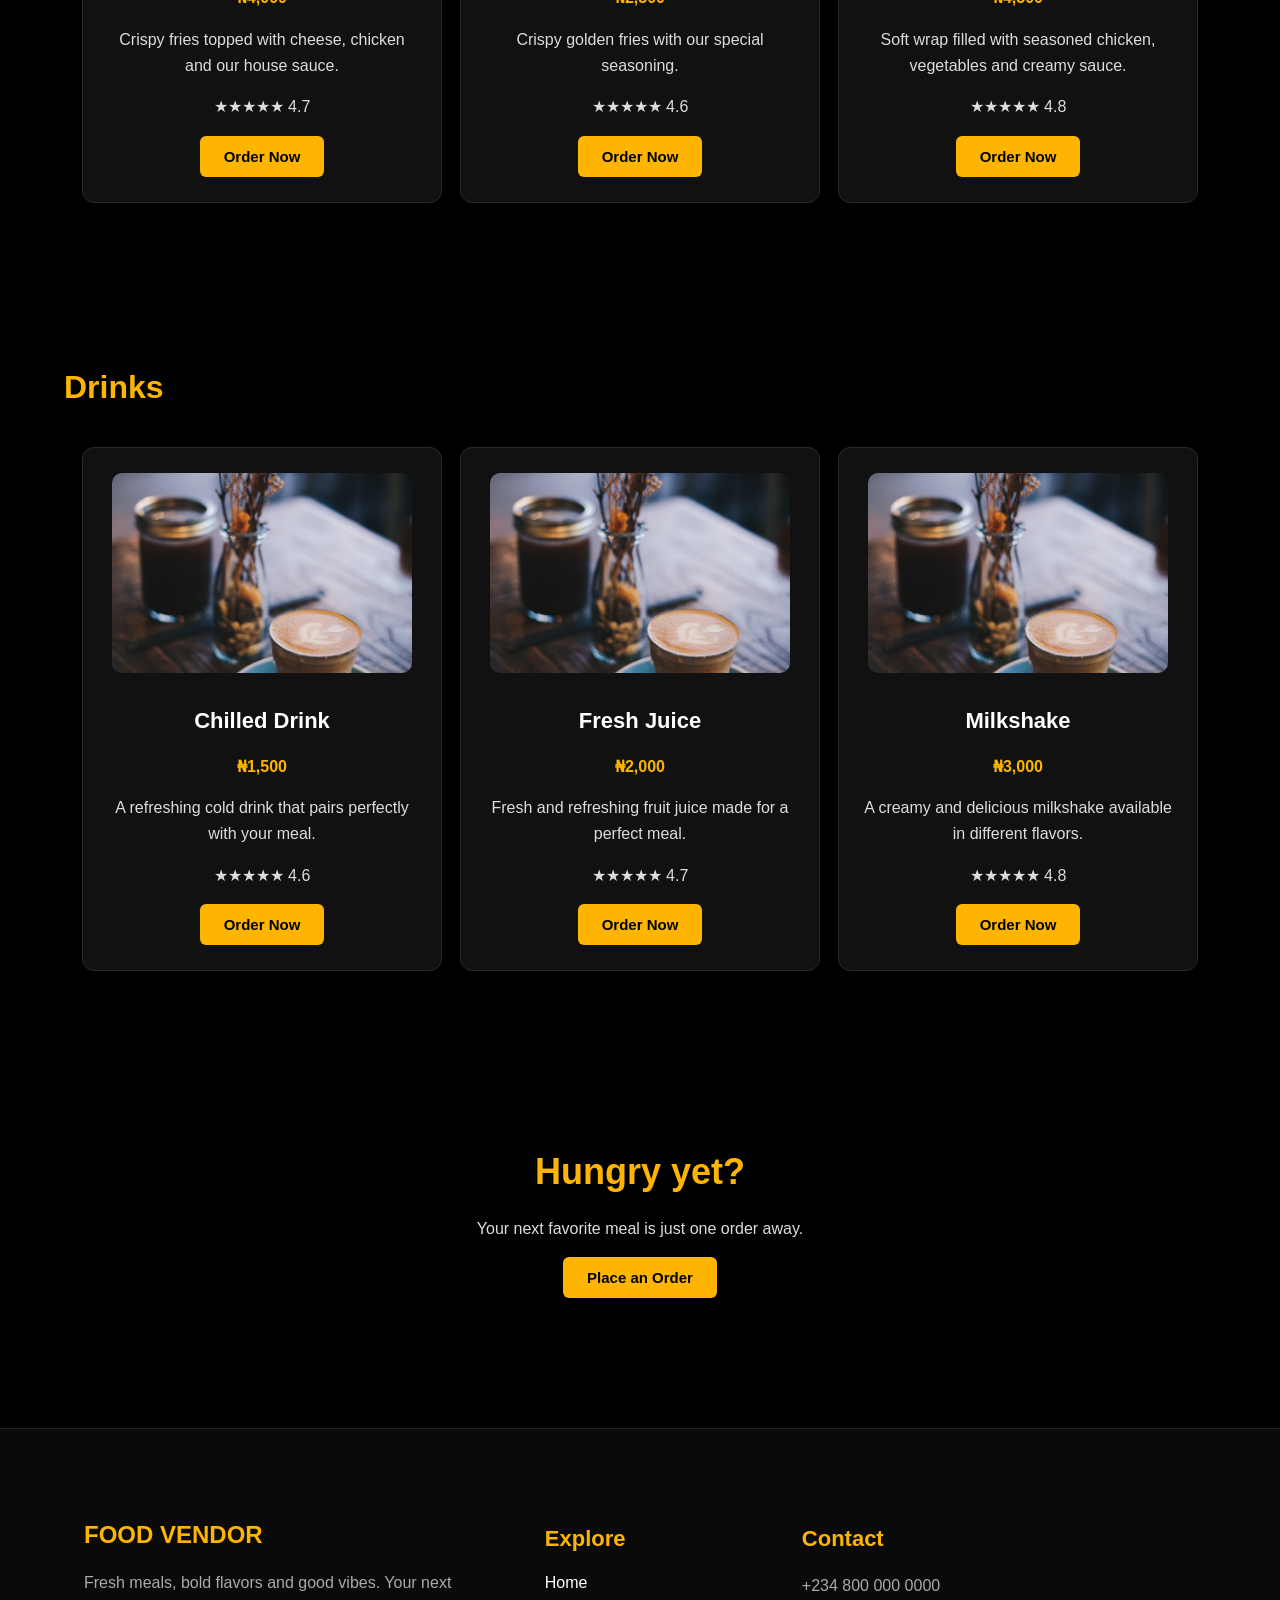
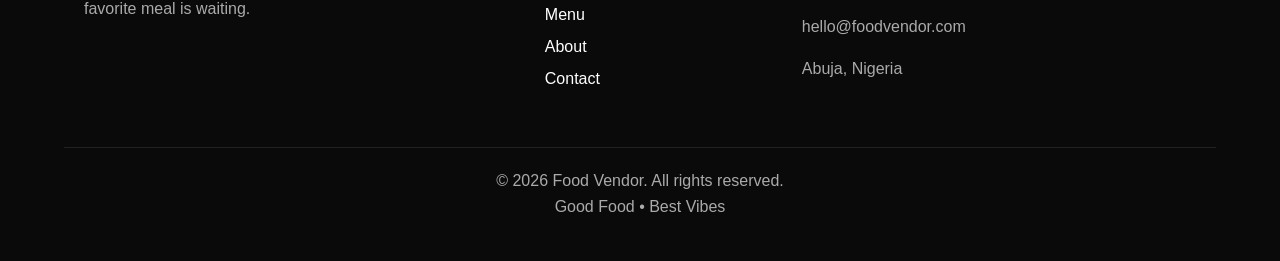
<file: menu.html>
<!DOCTYPE html>
<html lang="en">

<head>
    <meta charset="UTF-8">
    <meta name="viewport" content="width=device-width, initial-scale=1.0">

    <title>Food Vendor | Menu</title>

    <link rel="stylesheet" href="food_vendor.css">
</head>

<body>

<header>

    <table width="100%">

        <tr>

            <td>
                <img src="images/logo.png"
                     alt="Food Vendor Logo"
                     class="site-logo">
            </td>

            <td align="right">

                <nav>
                    <a href="index.html">Home</a>
                    <a href="menu.html">Menu</a>
                    <a href="about.html">About</a>
                    <a href="contact.html">Contact</a>
                </nav>

            </td>

        </tr>

    </table>

</header>


<main>

    <!-- MENU INTRO -->
    <section>

        <h1>Our Menu</h1>

        <p>
            Fresh meals, bold flavors and delicious options
            made just for you.
        </p>

        <p>
            Choose your favorite meal and place your order.
        </p>

    </section>


    <!-- BURGERS -->
    <section>

        <h2>Burgers</h2>

        <table width="100%" cellpadding="20">

            <tr>

                <td width="33%" valign="top" align="center">

                    <img src="images/Burgers.jpg"
                         alt="Classic Beef Burger"
                         style="width:100%; max-width:300px; height:200px; object-fit:cover;">

                    <h3>Classic Beef Burger</h3>

                    <p>
                        <strong>₦5,500</strong>
                    </p>

                    <p>
                        Grilled beef, fresh lettuce, tomato,
                        cheese and our signature sauce.
                    </p>

                    <p>★★★★★ 4.9</p>

                    <a href="contact.html">
                        <button>Order Now</button>
                    </a>

                </td>


                <td width="33%" valign="top" align="center">

                    <img src="images/Burgers.jpg"
                         alt="Double Cheese Burger"
                         style="width:100%; max-width:300px; height:200px; object-fit:cover;">

                    <h3>Double Cheese Burger</h3>

                    <p>
                        <strong>₦7,000</strong>
                    </p>

                    <p>
                        Two juicy beef patties with melted cheese,
                        lettuce, tomato and special sauce.
                    </p>

                    <p>★★★★★ 4.8</p>

                    <a href="contact.html">
                        <button>Order Now</button>
                    </a>

                </td>


                <td width="33%" valign="top" align="center">

                    <img src="images/Burgers.jpg"
                         alt="Chicken Burger"
                         style="width:100%; max-width:300px; height:200px; object-fit:cover;">

                    <h3>Chicken Burger</h3>

                    <p>
                        <strong>₦6,000</strong>
                    </p>

                    <p>
                        Crispy chicken, fresh vegetables,
                        cheese and creamy house sauce.
                    </p>

                    <p>★★★★★ 4.8</p>

                    <a href="contact.html">
                        <button>Order Now</button>
                    </a>

                </td>

            </tr>

        </table>

    </section>


    <!-- CHICKEN -->
    <section>

        <h2>Chicken</h2>

        <table width="100%" cellpadding="20">

            <tr>

                <td width="33%" valign="top" align="center">

                    <img src="images/Chicken.jpg"
                         alt="Crispy Chicken"
                         style="width:100%; max-width:300px; height:200px; object-fit:cover;">

                    <h3>Crispy Chicken</h3>

                    <p>
                        <strong>₦6,000</strong>
                    </p>

                    <p>
                        Golden crispy chicken served with
                        seasoned fries and special dip.
                    </p>

                    <p>★★★★★ 4.8</p>

                    <a href="contact.html">
                        <button>Order Now</button>
                    </a>

                </td>


                <td width="33%" valign="top" align="center">

                    <img src="images/Chicken.jpg"
                         alt="Spicy Chicken"
                         style="width:100%; max-width:300px; height:200px; object-fit:cover;">

                    <h3>Spicy Chicken</h3>

                    <p>
                        <strong>₦6,500</strong>
                    </p>

                    <p>
                        Tender chicken coated in our
                        flavorful spicy seasoning.
                    </p>

                    <p>★★★★★ 4.7</p>

                    <a href="contact.html">
                        <button>Order Now</button>
                    </a>

                </td>


                <td width="33%" valign="top" align="center">

                    <img src="images/Chicken.jpg"
                         alt="Chicken Wings"
                         style="width:100%; max-width:300px; height:200px; object-fit:cover;">

                    <h3>Chicken Wings</h3>

                    <p>
                        <strong>₦5,000</strong>
                    </p>

                    <p>
                        Crispy chicken wings served with
                        your choice of dipping sauce.
                    </p>

                    <p>★★★★★ 4.8</p>

                    <a href="contact.html">
                        <button>Order Now</button>
                    </a>

                </td>

            </tr>

        </table>

    </section>


    <!-- PIZZA -->
    <section>

        <h2>Pizza</h2>

        <table width="100%" cellpadding="20">

            <tr>

                <td width="33%" valign="top" align="center">

                    <img src="images/Pizza.jpg"
                         alt="Loaded Pizza"
                         style="width:100%; max-width:300px; height:200px; object-fit:cover;">

                    <h3>Loaded Pizza</h3>

                    <p>
                        <strong>₦8,500</strong>
                    </p>

                    <p>
                        Cheesy pizza loaded with delicious
                        toppings and a crispy crust.
                    </p>

                    <p>★★★★★ 4.9</p>

                    <a href="contact.html">
                        <button>Order Now</button>
                    </a>

                </td>


                <td width="33%" valign="top" align="center">

                    <img src="images/Pizza.jpg"
                         alt="Chicken Pizza"
                         style="width:100%; max-width:300px; height:200px; object-fit:cover;">

                    <h3>Chicken Pizza</h3>

                    <p>
                        <strong>₦9,000</strong>
                    </p>

                    <p>
                        Freshly baked pizza topped with
                        chicken, cheese and vegetables.
                    </p>

                    <p>★★★★★ 4.8</p>

                    <a href="contact.html">
                        <button>Order Now</button>
                    </a>

                </td>


                <td width="33%" valign="top" align="center">

                    <img src="images/Pizza.jpg"
                         alt="Cheese Pizza"
                         style="width:100%; max-width:300px; height:200px; object-fit:cover;">

                    <h3>Cheese Pizza</h3>

                    <p>
                        <strong>₦7,500</strong>
                    </p>

                    <p>
                        A delicious pizza packed with
                        melted cheese and a crispy crust.
                    </p>

                    <p>★★★★★ 4.7</p>

                    <a href="contact.html">
                        <button>Order Now</button>
                    </a>

                </td>

            </tr>

        </table>

    </section>


    <!-- SIDES -->
    <section>

        <h2>Sides</h2>

        <table width="100%" cellpadding="20">

            <tr>

                <td width="33%" valign="top" align="center">

                    <img src="images/Sides.jpg"
                         alt="Loaded Fries"
                         style="width:100%; max-width:300px; height:200px; object-fit:cover;">

                    <h3>Loaded Fries</h3>

                    <p>
                        <strong>₦4,000</strong>
                    </p>

                    <p>
                        Crispy fries topped with cheese,
                        chicken and our house sauce.
                    </p>

                    <p>★★★★★ 4.7</p>

                    <a href="contact.html">
                        <button>Order Now</button>
                    </a>

                </td>


                <td width="33%" valign="top" align="center">

                    <img src="images/Sides.jpg"
                         alt="Seasoned Fries"
                         style="width:100%; max-width:300px; height:200px; object-fit:cover;">

                    <h3>Seasoned Fries</h3>

                    <p>
                        <strong>₦2,500</strong>
                    </p>

                    <p>
                        Crispy golden fries with
                        our special seasoning.
                    </p>

                    <p>★★★★★ 4.6</p>

                    <a href="contact.html">
                        <button>Order Now</button>
                    </a>

                </td>


                <td width="33%" valign="top" align="center">

                    <img src="images/Sides.jpg"
                         alt="Chicken Wrap"
                         style="width:100%; max-width:300px; height:200px; object-fit:cover;">

                    <h3>Chicken Wrap</h3>

                    <p>
                        <strong>₦4,500</strong>
                    </p>

                    <p>
                        Soft wrap filled with seasoned chicken,
                        vegetables and creamy sauce.
                    </p>

                    <p>★★★★★ 4.8</p>

                    <a href="contact.html">
                        <button>Order Now</button>
                    </a>

                </td>

            </tr>

        </table>

    </section>


    <!-- DRINKS -->
    <section>

        <h2>Drinks</h2>

        <table width="100%" cellpadding="20">

            <tr>

                <td width="33%" valign="top" align="center">

                    <img src="images/Drinks.jpg"
                         alt="Chilled Drink"
                         style="width:100%; max-width:300px; height:200px; object-fit:cover;">

                    <h3>Chilled Drink</h3>

                    <p>
                        <strong>₦1,500</strong>
                    </p>

                    <p>
                        A refreshing cold drink that
                        pairs perfectly with your meal.
                    </p>

                    <p>★★★★★ 4.6</p>

                    <a href="contact.html">
                        <button>Order Now</button>
                    </a>

                </td>


                <td width="33%" valign="top" align="center">

                    <img src="images/Drinks.jpg"
                         alt="Fresh Juice"
                         style="width:100%; max-width:300px; height:200px; object-fit:cover;">

                    <h3>Fresh Juice</h3>

                    <p>
                        <strong>₦2,000</strong>
                    </p>

                    <p>
                        Fresh and refreshing fruit juice
                        made for a perfect meal.
                    </p>

                    <p>★★★★★ 4.7</p>

                    <a href="contact.html">
                        <button>Order Now</button>
                    </a>

                </td>


                <td width="33%" valign="top" align="center">

                    <img src="images/Drinks.jpg"
                         alt="Milkshake"
                         style="width:100%; max-width:300px; height:200px; object-fit:cover;">

                    <h3>Milkshake</h3>

                    <p>
                        <strong>₦3,000</strong>
                    </p>

                    <p>
                        A creamy and delicious milkshake
                        available in different flavors.
                    </p>

                    <p>★★★★★ 4.8</p>

                    <a href="contact.html">
                        <button>Order Now</button>
                    </a>

                </td>

            </tr>

        </table>

    </section>


    <!-- CTA -->
    <section align="center">

        <h2>Hungry yet?</h2>

        <p>
            Your next favorite meal is just one order away.
        </p>

        <a href="contact.html">
            <button>Place an Order</button>
        </a>

    </section>

</main>


<footer>

    <table width="100%" cellpadding="20">

        <tr>

            <td width="40%" valign="top">

                <h2>FOOD VENDOR</h2>

                <p>
                    Fresh meals, bold flavors and good vibes.
                    Your next favorite meal is waiting.
                </p>

            </td>


            <td valign="top">

                <h3>Explore</h3>

                <a href="index.html">Home</a><br>
                <a href="menu.html">Menu</a><br>
                <a href="about.html">About</a><br>
                <a href="contact.html">Contact</a>

            </td>


            <td valign="top">

                <h3>Contact</h3>

                <p>+234 800 000 0000</p>
                <p>hello@foodvendor.com</p>
                <p>Abuja, Nigeria</p>

            </td>

        </tr>

    </table>


    <p align="center">
        © 2026 Food Vendor. All rights reserved.
        <br>
        Good Food • Best Vibes
    </p>

</footer>

</body>

</html>
</file>
<file: food_vendor.css>
/* =========================================
   FOOD VENDOR - MAIN STYLESHEET
   ========================================= */

* {
    box-sizing: border-box;
}

html {
    scroll-behavior: smooth;
}

body {
    margin: 0;
    padding: 0;
    background: #000000;
    color: #ffffff;
    font-family: Arial, Helvetica, sans-serif;
    line-height: 1.6;
}

/* =========================================
   HEADER
   ========================================= */

header {
    width: 100%;
    padding: 10px 5%;
    background: #000000;
}

header table {
    width: 100%;
    border-collapse: collapse;
}

.site-logo {
    width: 65px;
    height: auto;
    display: block;
}

nav {
    display: flex;
    justify-content: flex-end;
    align-items: center;
    gap: 28px;
}

nav a {
    color: #ffffff;
    text-decoration: none;
    font-size: 18px;
    font-weight: bold;
    transition: color 0.3s ease;
}

nav a:hover {
    color: #FDB502;
}

/* =========================================
   MAIN CONTENT
   ========================================= */

main {
    width: 90%;
    max-width: 1200px;
    margin: 0 auto;
}

section {
    padding: 60px 0;
}

/* =========================================
   HEADINGS
   ========================================= */

h1 {
    font-size: 48px;
    line-height: 1.2;
    margin-bottom: 20px;
    color: #ffffff;
}

h2 {
    font-size: 32px;
    line-height: 1.3;
    margin-bottom: 20px;
    color: #FDB502;
}

h3 {
    font-size: 22px;
    margin-bottom: 10px;
    color: #ffffff;
}

p {
    font-size: 16px;
    color: #dddddd;
}

strong {
    color: #FDB502;
}

/* =========================================
   IMAGES
   ========================================= */

img {
    max-width: 100%;
    border-radius: 10px;
}

/* =========================================
   HERO IMAGE
   ========================================= */

.hero-image img {
    width: 100%;
    max-width: 500px;
    height: 450px;
    object-fit: cover;
    border-radius: 15px;
}

.about-image img {
    width: 100%;
    max-width: 400px;
    height: 350px;
    object-fit: cover;
    border-radius: 15px;
}

/* =========================================
   TABLES
   ========================================= */

section table {
    width: 100%;
    border-collapse: separate;
    border-spacing: 18px;
}

section table td {
    background: #111111;
    border: 1px solid #292929;
    border-radius: 12px;
    padding: 25px;
    vertical-align: top;
}

section table td:hover {
    border-color: #FDB502;
}

/* =========================================
   CATEGORY CARDS
   ========================================= */

.category-card {
    text-align: center;
}

.category-card img {
    display: block;
    width: 100%;
    height: 180px;
    object-fit: cover;
    border-radius: 10px;
    margin-bottom: 15px;
}

.category-card h3 {
    color: #FDB502;
}

/* =========================================
   FOOD CARDS
   ========================================= */

.food-card img {
    display: block;
    width: 100%;
    height: 240px;
    object-fit: cover;
    border-radius: 10px;
    margin-bottom: 15px;
}

.food-card h3 {
    color: #ffffff;
}

.food-card strong {
    font-size: 20px;
    color: #FDB502;
}

/* =========================================
   FEATURE CARDS
   ========================================= */

.feature-card {
    text-align: center;
}

.feature-card h3 {
    color: #FDB502;
}

/* =========================================
   BUTTONS
   ========================================= */

button {
    background: #FDB502;
    color: #000000;
    border: none;
    padding: 12px 24px;
    border-radius: 6px;
    font-size: 15px;
    font-weight: bold;
    cursor: pointer;
    transition: background 0.3s ease,
                transform 0.2s ease;
}

button:hover {
    background: #F59E00;
    transform: translateY(-2px);
}

a {
    color: #FDB502;
}

button a {
    color: #000000;
}

/* =========================================
   CENTERED SECTIONS
   ========================================= */

section[align="center"] {
    text-align: center;
    padding: 70px 20px;
}

section[align="center"] h2 {
    font-size: 36px;
}

/* =========================================
   CONTACT FORM
   ========================================= */

form {
    width: 100%;
    max-width: 600px;
}

form p {
    margin-bottom: 22px;
}

form label {
    display: inline-block;
    margin-bottom: 6px;
    color: #ffffff;
}

form input,
form textarea {
    display: block;
    width: 100%;
    max-width: 100%;
    padding: 14px 16px;
    margin: 0;
    background: #111111;
    color: #ffffff;
    border: 1px solid #444444;
    border-radius: 6px;
    font-family: Arial, Helvetica, sans-serif;
    font-size: 16px;
}

form input::placeholder,
form textarea::placeholder {
    color: #888888;
}

form input:focus,
form textarea:focus {
    outline: none;
    border-color: #FDB502;
    box-shadow: 0 0 0 2px rgba(253, 181, 2, 0.15);
}

form textarea {
    min-height: 180px;
    resize: vertical;
}

form button {
    margin-top: 5px;
}

/* =========================================
   ORDER / CTA SECTION
   ========================================= */

.order-section {
    text-align: center;
    padding: 80px 20px;
}

.order-section h2 {
    font-size: 36px;
}

/* =========================================
   FOOTER
   ========================================= */

footer {
    margin-top: 60px;
    padding: 50px 5% 25px;
    background: #0a0a0a;
    border-top: 1px solid #222222;
}

footer table {
    width: 100%;
    border-collapse: collapse;
}

footer table td {
    background: transparent;
    border: none;
    padding: 20px;
}

footer table td:hover {
    border-color: transparent;
}

footer h2 {
    color: #FDB502;
    font-size: 24px;
}

footer h3 {
    color: #FDB502;
}

footer a {
    color: #ffffff;
    text-decoration: none;
    line-height: 2;
}

footer a:hover {
    color: #FDB502;
}

footer p {
    color: #aaaaaa;
}

footer > p {
    margin-top: 30px;
    padding-top: 20px;
    border-top: 1px solid #222222;
}

/* =========================================
   REMOVE HORIZONTAL LINES
   ========================================= */

hr {
    display: none;
}

/* =========================================
   TABLET
   ========================================= */

@media (max-width: 900px) {

    header {
        padding: 10px 4%;
    }

    .site-logo {
        width: 60px;
    }

    nav {
        gap: 18px;
    }

    nav a {
        font-size: 16px;
    }

    h1 {
        font-size: 40px;
    }

    h2 {
        font-size: 28px;
    }

    section table td {
        padding: 20px;
    }

    .hero-image img {
        height: 350px;
    }

    .category-card img {
        height: 160px;
    }

    .food-card img {
        height: 200px;
    }
}

/* =========================================
   MOBILE
   ========================================= */

@media (max-width: 700px) {

    header table,
    header tbody,
    header tr,
    header td {
        display: block;
        width: 100%;
        text-align: center;
    }

    .site-logo {
        width: 55px;
        margin: 0 auto 15px;
    }

    nav {
        justify-content: center;
        flex-wrap: wrap;
        gap: 15px;
    }

    nav a {
        font-size: 15px;
    }

    main {
        width: 94%;
    }

    section {
        padding: 40px 0;
    }

    h1 {
        font-size: 34px;
    }

    h2 {
        font-size: 26px;
    }

    section table {
        display: block;
        border-spacing: 0;
    }

    section table tbody,
    section table tr {
        display: block;
        width: 100%;
    }

    section table td {
        display: block;
        width: 100% !important;
        margin-bottom: 20px;
    }

    .hero-image img {
        height: 300px;
    }

    .about-image img {
        height: 280px;
    }

    .category-card img {
        height: 220px;
    }

    .food-card img {
        height: 240px;
    }

    form {
        max-width: 100%;
    }

    form input,
    form textarea {
        width: 100%;
    }

    footer table,
    footer tbody,
    footer tr,
    footer td {
        display: block;
        width: 100%;
    }

    footer table td {
        padding: 15px 0;
    }
}

/* =========================================
   SMALL PHONES
   ========================================= */

@media (max-width: 450px) {

    .site-logo {
        width: 50px;
    }

    nav {
        gap: 12px;
    }

    nav a {
        font-size: 14px;
    }

    h1 {
        font-size: 30px;
    }

    h2 {
        font-size: 24px;
    }

    h3 {
        font-size: 20px;
    }

    p {
        font-size: 15px;
    }

    button {
        width: 100%;
        max-width: 220px;
    }

    .hero-image img {
        height: 250px;
    }

    .category-card img,
    .food-card img {
        height: 220px;
    }
}
</file>
